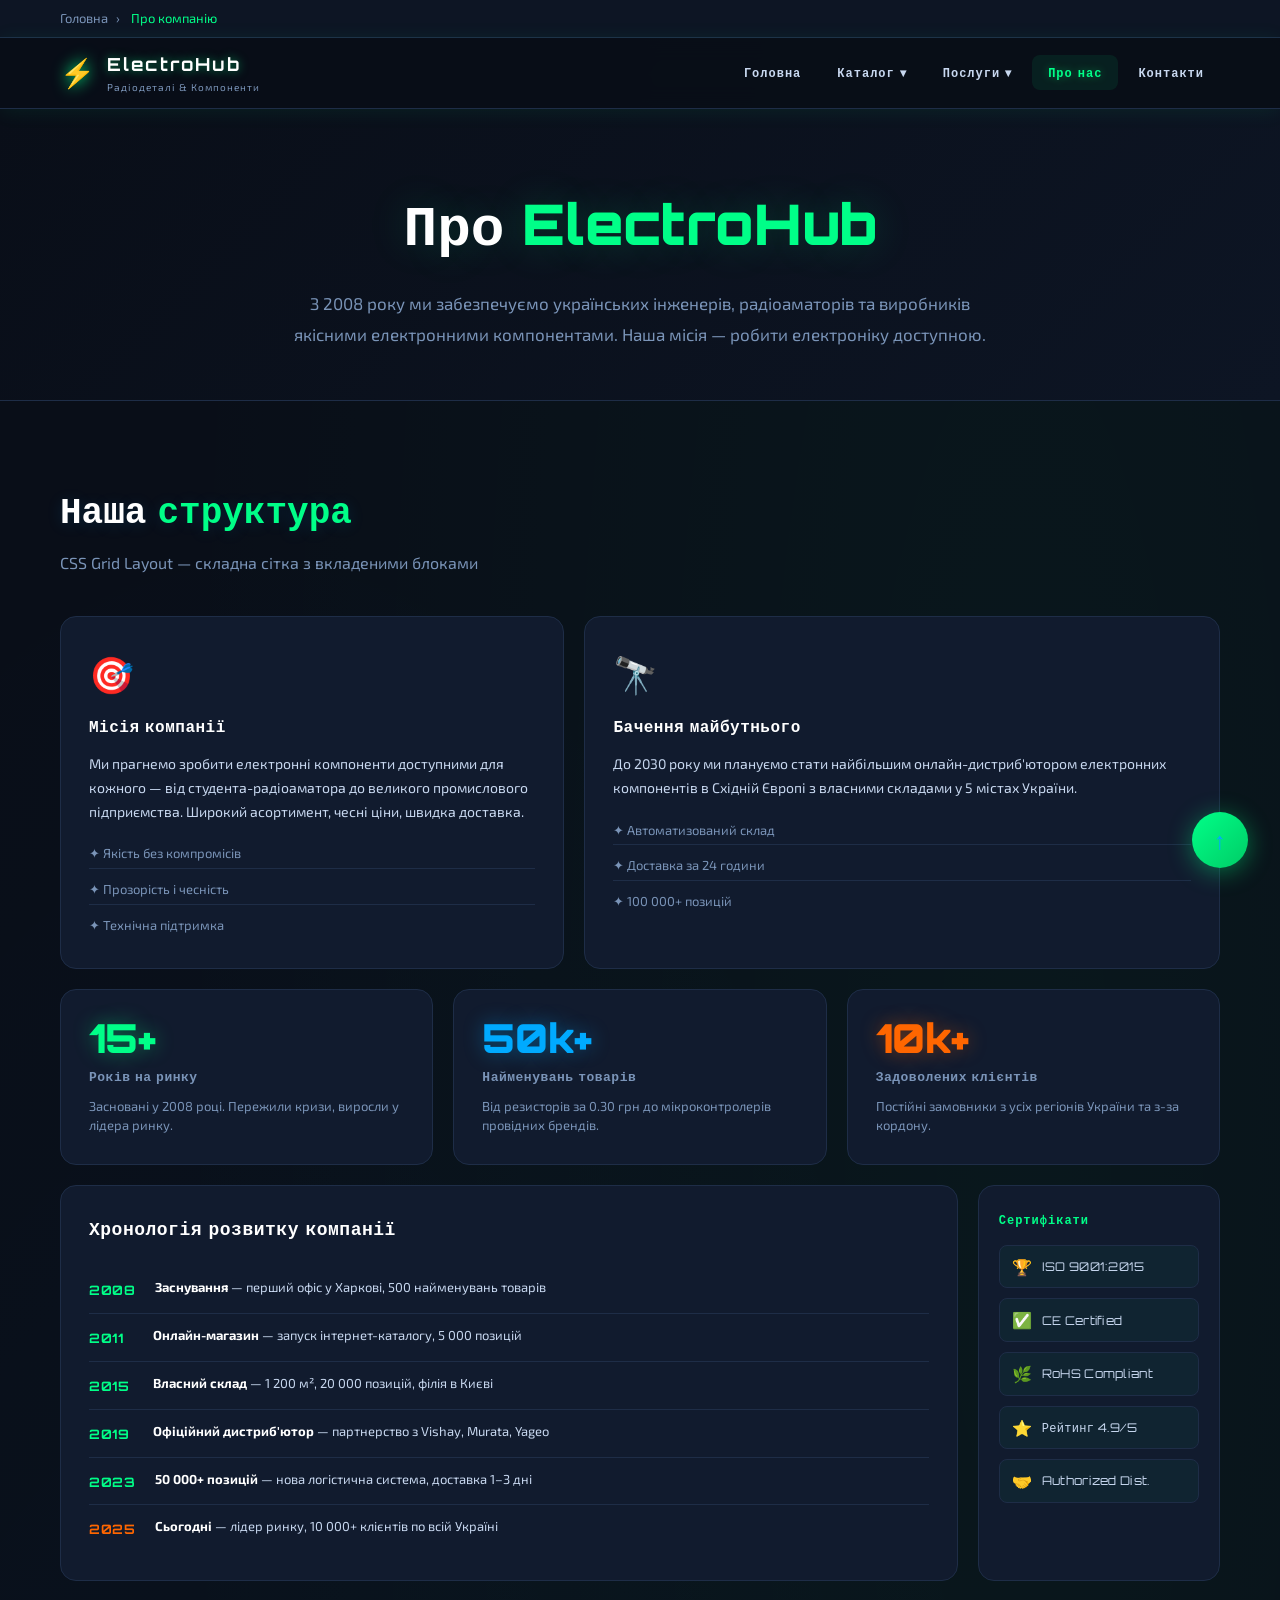
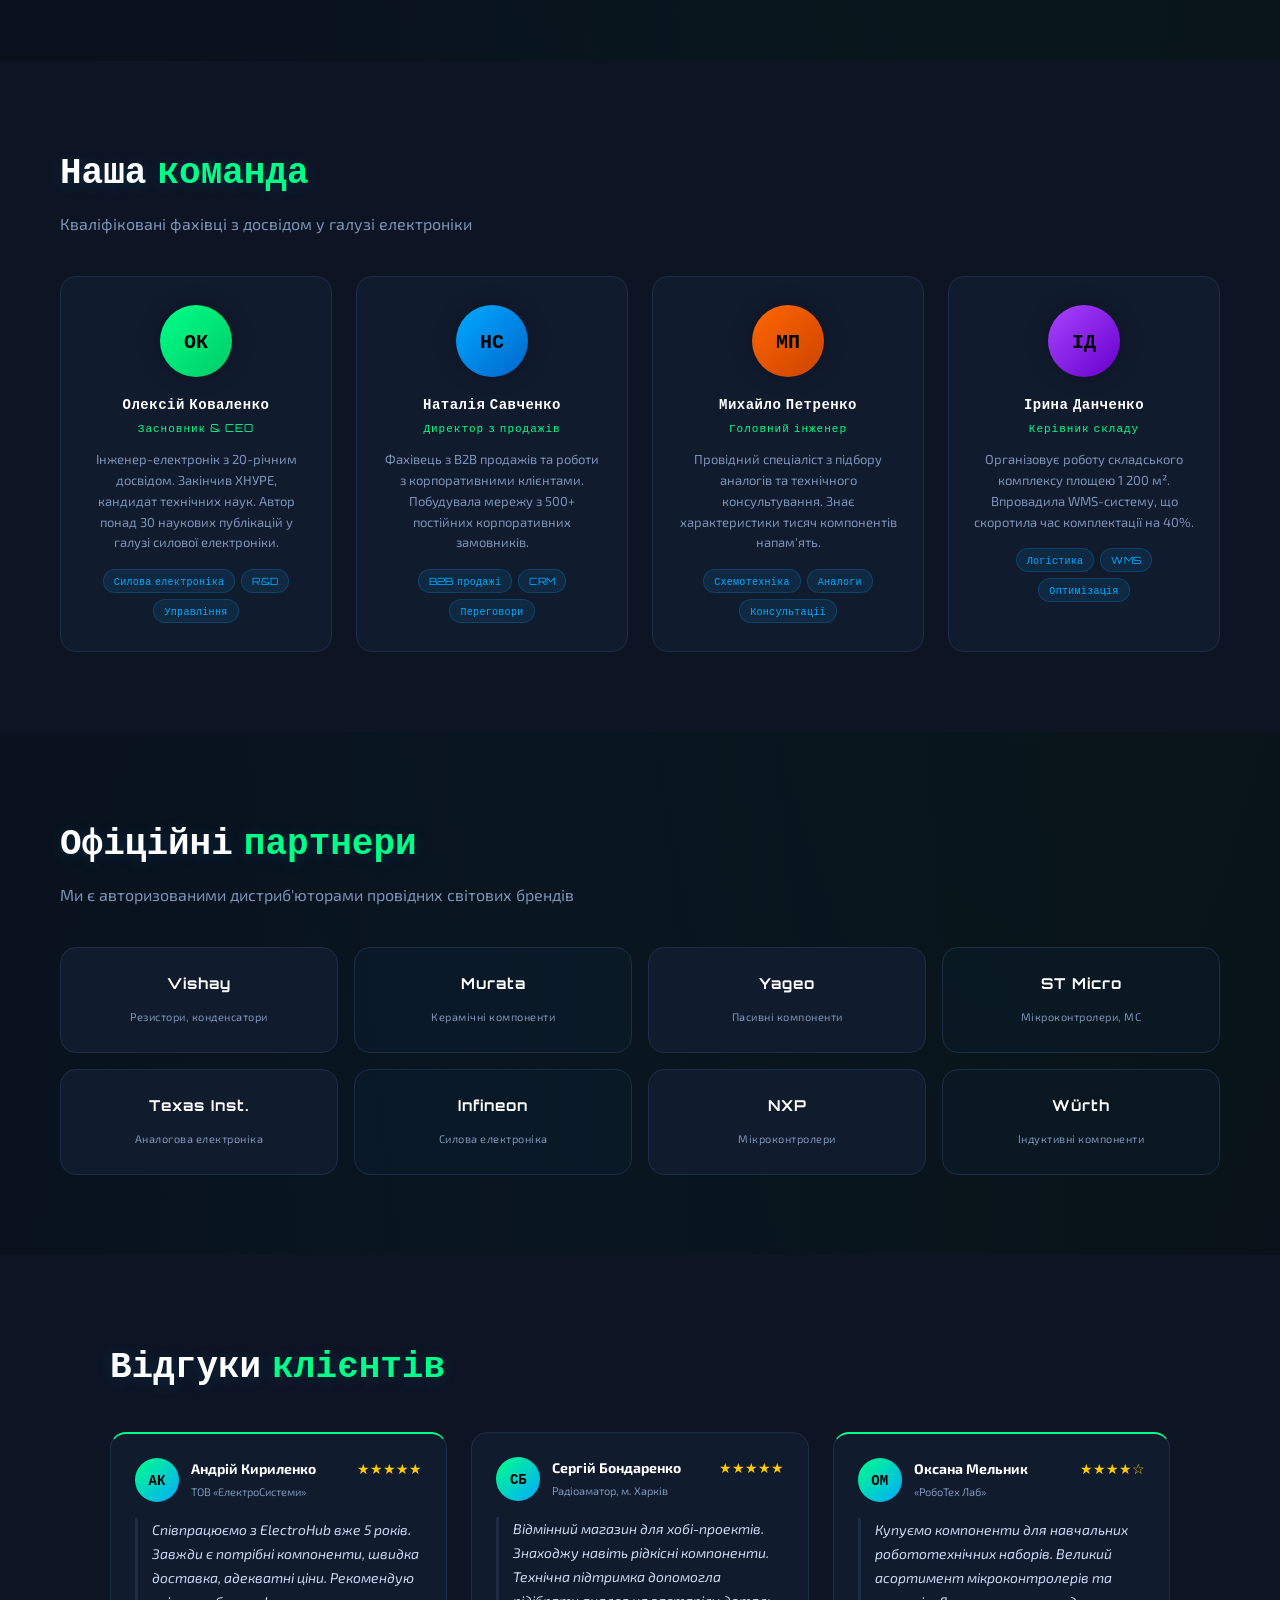
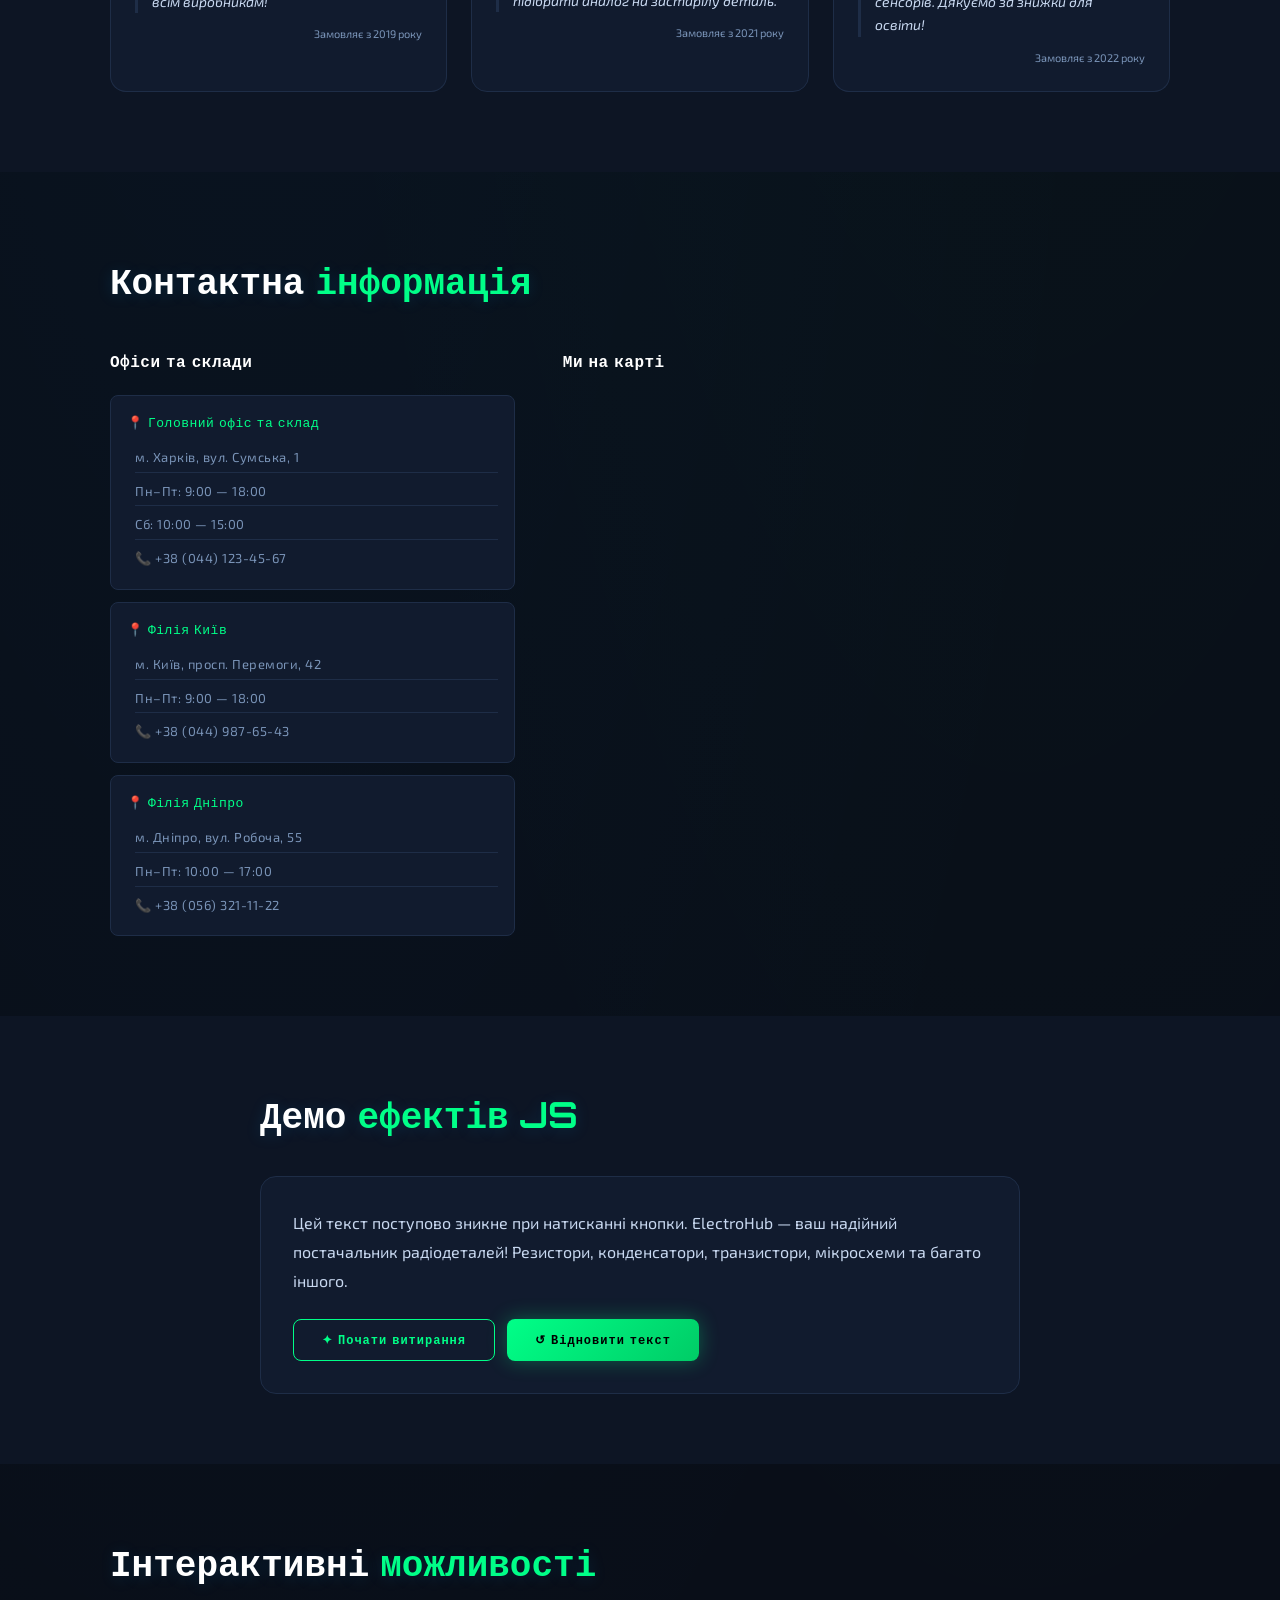
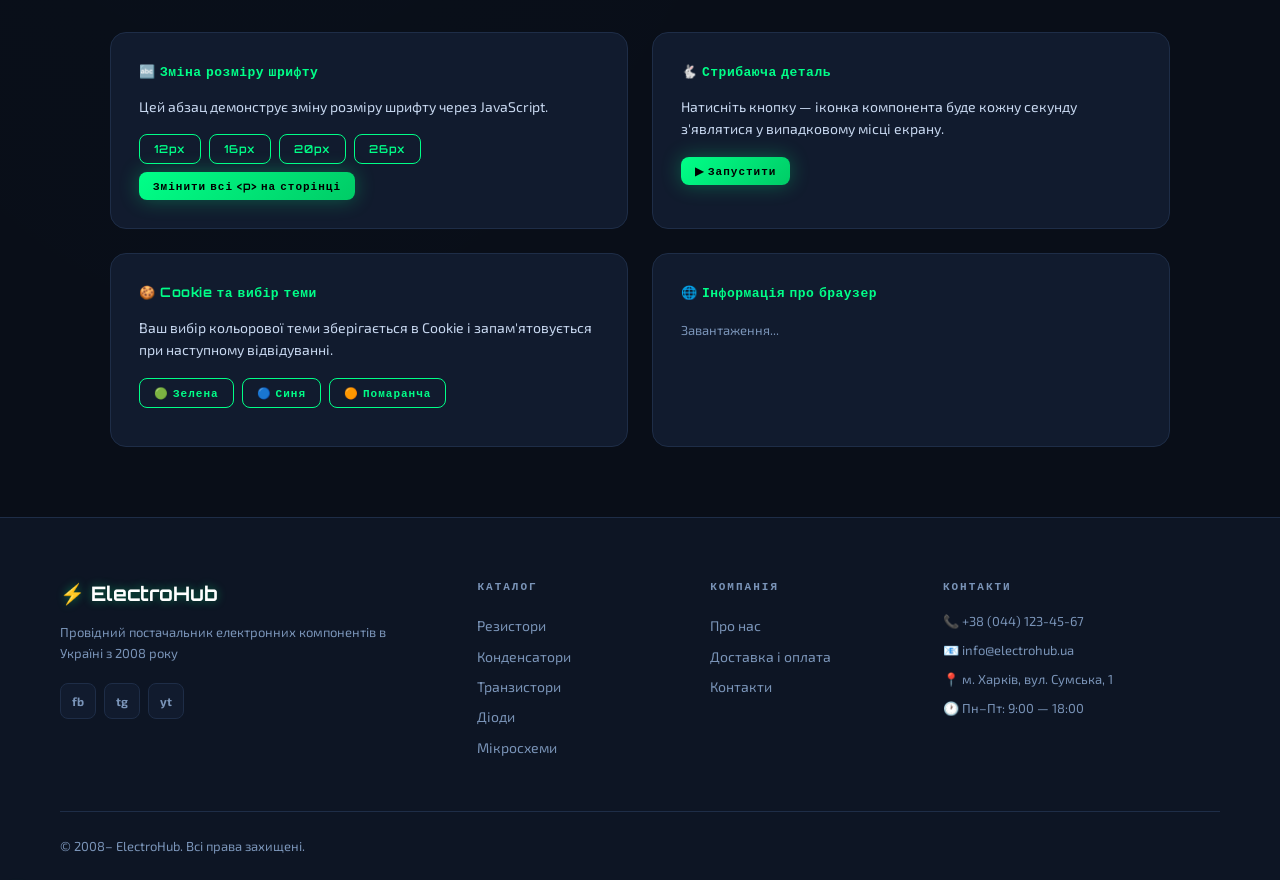
<file: layout.html>
<!DOCTYPE html>
<html lang="uk">
<head>
  <meta charset="UTF-8">
  <meta name="viewport" content="width=device-width, initial-scale=1.0">
  <meta name="description" content="Про компанію ElectroHub — історія, команда, досягнення, партнери. Провідний постачальник радіодеталей в Україні з 2008 року.">
  <meta name="keywords" content="ElectroHub про компанію, постачальник радіодеталей Україна, команда, партнери, сертифікати">
  <meta name="author" content="ElectroHub">
  <title>Про компанію — ElectroHub</title>
  <link rel="stylesheet" href="style.css">
  <link rel="stylesheet" href="layout.css">
  <link href="https://fonts.googleapis.com/css2?family=Orbitron:wght@400;600;700;900&family=Exo+2:wght@300;400;500;600&display=swap" rel="stylesheet">
</head>
<body>
 
  <!-- Хлібні крихти -->
  <nav class="breadcrumbs" aria-label="breadcrumb">
    <ol class="breadcrumbs__list">
      <li class="breadcrumbs__item">
        <a href="index.html" class="breadcrumbs__link">Головна</a>
      </li>
      <li class="breadcrumbs__item breadcrumbs__item--active">
        <a href="layout.html" class="breadcrumbs__link">Про компанію</a>
      </li>
    </ol>
  </nav>
 
  <!-- HEADER -->
  <header class="header">
    <div class="header__container">
      <a href="index.html" class="header__logo">
        <span class="header__logo-icon">⚡</span>
        <div class="header__logo-text">
          <span class="header__logo-main">ElectroHub</span>
          <span class="header__logo-sub">Радіодеталі & Компоненти</span>
        </div>
      </a>
 
      <input type="checkbox" id="menu-toggle" class="header__menu-toggle">
      <label for="menu-toggle" class="header__burger" aria-label="Меню">
        <span class="header__burger-line"></span>
        <span class="header__burger-line"></span>
        <span class="header__burger-line"></span>
      </label>
 
      <nav class="header__nav nav" aria-label="Головне меню">
        <ul class="nav__list">
          <li class="nav__item"><a href="index.html" class="nav__link">Головна</a></li>
          <li class="nav__item nav__item--dropdown">
            <a href="catalog.html" class="nav__link">Каталог ▾</a>
            <ul class="nav__dropdown">
              <li><a href="catalog.html#resistors"     class="nav__dropdown-link">Резистори</a></li>
              <li><a href="catalog.html#capacitors"    class="nav__dropdown-link">Конденсатори</a></li>
              <li><a href="catalog.html#transistors"   class="nav__dropdown-link">Транзистори</a></li>
              <li><a href="catalog.html#diodes"        class="nav__dropdown-link">Діоди</a></li>
              <li><a href="catalog.html#microcircuits" class="nav__dropdown-link">Мікросхеми</a></li>
              <li><a href="catalog.html#inductors"     class="nav__dropdown-link">Котушки</a></li>
            </ul>
          </li>
          <li class="nav__item nav__item--dropdown">
            <a href="#" class="nav__link">Послуги ▾</a>
            <ul class="nav__dropdown">
              <li><a href="#" class="nav__dropdown-link">Доставка</a></li>
              <li><a href="#" class="nav__dropdown-link">Оптові замовлення</a></li>
              <li><a href="#" class="nav__dropdown-link">Технічна підтримка</a></li>
            </ul>
          </li>
          <li class="nav__item">
            <a href="layout.html" class="nav__link nav__link--active">Про нас</a>
          </li>
          <li class="nav__item">
            <a href="index.html#contacts" class="nav__link">Контакти</a>
          </li>
        </ul>
      </nav>
    </div>
  </header>
 
  <main class="main">
 
    <!-- ============================================================
         HERO
    ============================================================ -->
    <section class="layout-hero">
      <div class="layout-hero__container">
        <h1 class="layout-hero__title">
          Про <span class="section-title__accent">ElectroHub</span>
        </h1>
        <p class="layout-hero__subtitle">
          З 2008 року ми забезпечуємо українських інженерів, радіоаматорів та виробників
          якісними електронними компонентами. Наша місія — робити електроніку доступною.
        </p>
      </div>
    </section>
 
    <!-- ============================================================
         GRID LAYOUT — складна сітка (демонстрація CSS Grid)
         Ряд 1: 2 рівних блоки
         Ряд 2: 3 вкладені блоки
         Ряд 3: блок на 7 колонок + залишок (2 колонки)
    ============================================================ -->
    <section class="grid-demo" aria-label="CSS Grid демонстрація">
      <div class="grid-demo__container">
        <h2 class="section-title">
          Наша <span class="section-title__accent">структура</span>
        </h2>
        <p class="section-subtitle">
          CSS Grid Layout — складна сітка з вкладеними блоками
        </p>
 
        <!-- Головна 9-колонкова сітка -->
        <div class="main-grid">
 
          <!-- РЯД 1: 2 рівних блоки (по 4.5 колонки = 50/50) -->
          <div class="main-grid__block main-grid__block--mission">
            <div class="grid-block">
              <div class="grid-block__icon">🎯</div>
              <h3 class="grid-block__title">Місія компанії</h3>
              <p class="grid-block__text">
                Ми прагнемо зробити електронні компоненти доступними для кожного —
                від студента-радіоаматора до великого промислового підприємства.
                Широкий асортимент, чесні ціни, швидка доставка.
              </p>
              <ul class="grid-block__list">
                <li>✦ Якість без компромісів</li>
                <li>✦ Прозорість і чесність</li>
                <li>✦ Технічна підтримка</li>
              </ul>
            </div>
          </div>
 
          <div class="main-grid__block main-grid__block--vision">
            <div class="grid-block">
              <div class="grid-block__icon">🔭</div>
              <h3 class="grid-block__title">Бачення майбутнього</h3>
              <p class="grid-block__text">
                До 2030 року ми плануємо стати найбільшим онлайн-дистриб'ютором
                електронних компонентів в Східній Європі з власними складами
                у 5 містах України.
              </p>
              <ul class="grid-block__list">
                <li>✦ Автоматизований склад</li>
                <li>✦ Доставка за 24 години</li>
                <li>✦ 100 000+ позицій</li>
              </ul>
            </div>
          </div>
 
          <!-- РЯД 2: 3 вкладені блоки (3+3+3 колонки) -->
          <div class="main-grid__block main-grid__block--nested-1">
            <div class="grid-block grid-block--accent-green">
              <div class="grid-block__number">15+</div>
              <h4 class="grid-block__subtitle">Років на ринку</h4>
              <p class="grid-block__small">
                Засновані у 2008 році. Пережили кризи, виросли у лідера ринку.
              </p>
            </div>
          </div>
 
          <div class="main-grid__block main-grid__block--nested-2">
            <div class="grid-block grid-block--accent-blue">
              <div class="grid-block__number">50k+</div>
              <h4 class="grid-block__subtitle">Найменувань товарів</h4>
              <p class="grid-block__small">
                Від резисторів за 0.30 грн до мікроконтролерів провідних брендів.
              </p>
            </div>
          </div>
 
          <div class="main-grid__block main-grid__block--nested-3">
            <div class="grid-block grid-block--accent-orange">
              <div class="grid-block__number">10k+</div>
              <h4 class="grid-block__subtitle">Задоволених клієнтів</h4>
              <p class="grid-block__small">
                Постійні замовники з усіх регіонів України та з-за кордону.
              </p>
            </div>
          </div>
 
          <!-- РЯД 3: великий блок (7 колонок) + бічний (2 колонки) -->
          <div class="main-grid__block main-grid__block--wide">
            <div class="grid-block grid-block--wide">
              <h3 class="grid-block__title">Хронологія розвитку компанії</h3>
              <div class="timeline">
                <div class="timeline__item">
                  <span class="timeline__year">2008</span>
                  <div class="timeline__content">
                    <strong>Заснування</strong> — перший офіс у Харкові, 500 найменувань товарів
                  </div>
                </div>
                <div class="timeline__item">
                  <span class="timeline__year">2011</span>
                  <div class="timeline__content">
                    <strong>Онлайн-магазин</strong> — запуск інтернет-каталогу, 5 000 позицій
                  </div>
                </div>
                <div class="timeline__item">
                  <span class="timeline__year">2015</span>
                  <div class="timeline__content">
                    <strong>Власний склад</strong> — 1 200 м², 20 000 позицій, філія в Києві
                  </div>
                </div>
                <div class="timeline__item">
                  <span class="timeline__year">2019</span>
                  <div class="timeline__content">
                    <strong>Офіційний дистриб'ютор</strong> — партнерство з Vishay, Murata, Yageo
                  </div>
                </div>
                <div class="timeline__item">
                  <span class="timeline__year">2023</span>
                  <div class="timeline__content">
                    <strong>50 000+ позицій</strong> — нова логістична система, доставка 1–3 дні
                  </div>
                </div>
                <div class="timeline__item timeline__item--current">
                  <span class="timeline__year">2025</span>
                  <div class="timeline__content">
                    <strong>Сьогодні</strong> — лідер ринку, 10 000+ клієнтів по всій Україні
                  </div>
                </div>
              </div>
            </div>
          </div>
 
          <div class="main-grid__block main-grid__block--side">
            <div class="grid-block grid-block--side">
              <h4 class="grid-block__subtitle">Сертифікати</h4>
              <div class="cert-list">
                <div class="cert-item">
                  <span class="cert-item__icon">🏆</span>
                  <span class="cert-item__text">ISO 9001:2015</span>
                </div>
                <div class="cert-item">
                  <span class="cert-item__icon">✅</span>
                  <span class="cert-item__text">CE Certified</span>
                </div>
                <div class="cert-item">
                  <span class="cert-item__icon">🌿</span>
                  <span class="cert-item__text">RoHS Compliant</span>
                </div>
                <div class="cert-item">
                  <span class="cert-item__icon">⭐</span>
                  <span class="cert-item__text">Рейтинг 4.9/5</span>
                </div>
                <div class="cert-item">
                  <span class="cert-item__icon">🤝</span>
                  <span class="cert-item__text">Authorized Dist.</span>
                </div>
              </div>
            </div>
          </div>
 
        </div><!-- /main-grid -->
      </div>
    </section>
 
    <!-- ============================================================
         КОМАНДА
    ============================================================ -->
    <section class="team" aria-label="Наша команда">
      <div class="team__container">
        <h2 class="section-title">
          Наша <span class="section-title__accent">команда</span>
        </h2>
        <p class="section-subtitle">
          Кваліфіковані фахівці з досвідом у галузі електроніки
        </p>
 
        <div class="team__grid">
 
          <article class="team-card">
            <div class="team-card__avatar team-card__avatar--1">
              <span class="team-card__initials">ОК</span>
            </div>
            <h3 class="team-card__name">Олексій Коваленко</h3>
            <span class="team-card__role">Засновник & CEO</span>
            <p class="team-card__bio">
              Інженер-електронік з 20-річним досвідом. Закінчив ХНУРЕ, кандидат технічних наук.
              Автор понад 30 наукових публікацій у галузі силової електроніки.
            </p>
            <div class="team-card__skills">
              <span class="skill-tag">Силова електроніка</span>
              <span class="skill-tag">R&D</span>
              <span class="skill-tag">Управління</span>
            </div>
          </article>
 
          <article class="team-card">
            <div class="team-card__avatar team-card__avatar--2">
              <span class="team-card__initials">НС</span>
            </div>
            <h3 class="team-card__name">Наталія Савченко</h3>
            <span class="team-card__role">Директор з продажів</span>
            <p class="team-card__bio">
              Фахівець з B2B продажів та роботи з корпоративними клієнтами.
              Побудувала мережу з 500+ постійних корпоративних замовників.
            </p>
            <div class="team-card__skills">
              <span class="skill-tag">B2B продажі</span>
              <span class="skill-tag">CRM</span>
              <span class="skill-tag">Переговори</span>
            </div>
          </article>
 
          <article class="team-card">
            <div class="team-card__avatar team-card__avatar--3">
              <span class="team-card__initials">МП</span>
            </div>
            <h3 class="team-card__name">Михайло Петренко</h3>
            <span class="team-card__role">Головний інженер</span>
            <p class="team-card__bio">
              Провідний спеціаліст з підбору аналогів та технічного консультування.
              Знає характеристики тисяч компонентів напам'ять.
            </p>
            <div class="team-card__skills">
              <span class="skill-tag">Схемотехніка</span>
              <span class="skill-tag">Аналоги</span>
              <span class="skill-tag">Консультації</span>
            </div>
          </article>
 
          <article class="team-card">
            <div class="team-card__avatar team-card__avatar--4">
              <span class="team-card__initials">ІД</span>
            </div>
            <h3 class="team-card__name">Ірина Данченко</h3>
            <span class="team-card__role">Керівник складу</span>
            <p class="team-card__bio">
              Організовує роботу складського комплексу площею 1 200 м².
              Впровадила WMS-систему, що скоротила час комплектації на 40%.
            </p>
            <div class="team-card__skills">
              <span class="skill-tag">Логістика</span>
              <span class="skill-tag">WMS</span>
              <span class="skill-tag">Оптимізація</span>
            </div>
          </article>
 
        </div>
      </div>
    </section>
 
    <!-- ============================================================
         ПАРТНЕРИ
    ============================================================ -->
    <section class="partners" aria-label="Партнери та бренди">
      <div class="partners__container">
        <h2 class="section-title">
          Офіційні <span class="section-title__accent">партнери</span>
        </h2>
        <p class="section-subtitle">
          Ми є авторизованими дистриб'юторами провідних світових брендів
        </p>
 
        <div class="partners__grid">
          <div class="partner-logo">
            <span class="partner-logo__name">Vishay</span>
            <span class="partner-logo__type">Резистори, конденсатори</span>
          </div>
          <div class="partner-logo">
            <span class="partner-logo__name">Murata</span>
            <span class="partner-logo__type">Керамічні компоненти</span>
          </div>
          <div class="partner-logo">
            <span class="partner-logo__name">Yageo</span>
            <span class="partner-logo__type">Пасивні компоненти</span>
          </div>
          <div class="partner-logo">
            <span class="partner-logo__name">ST Micro</span>
            <span class="partner-logo__type">Мікроконтролери, МС</span>
          </div>
          <div class="partner-logo">
            <span class="partner-logo__name">Texas Inst.</span>
            <span class="partner-logo__type">Аналогова електроніка</span>
          </div>
          <div class="partner-logo">
            <span class="partner-logo__name">Infineon</span>
            <span class="partner-logo__type">Силова електроніка</span>
          </div>
          <div class="partner-logo">
            <span class="partner-logo__name">NXP</span>
            <span class="partner-logo__type">Мікроконтролери</span>
          </div>
          <div class="partner-logo">
            <span class="partner-logo__name">Würth</span>
            <span class="partner-logo__type">Індуктивні компоненти</span>
          </div>
        </div>
      </div>
    </section>
 
    <!-- ============================================================
         ВІДГУКИ (вкладені списки + псевдокласи :nth-child)
    ============================================================ -->
    <section class="reviews" aria-label="Відгуки клієнтів">
      <div class="reviews__container">
        <h2 class="section-title">
          Відгуки <span class="section-title__accent">клієнтів</span>
        </h2>
 
        <div class="reviews__grid">
 
          <article class="review-card">
            <div class="review-card__header">
              <div class="review-card__avatar">АК</div>
              <div>
                <strong class="review-card__name">Андрій Кириленко</strong>
                <span class="review-card__company">ТОВ «ЕлектроСистеми»</span>
              </div>
              <div class="review-card__stars">★★★★★</div>
            </div>
            <blockquote class="review-card__text">
              Співпрацюємо з ElectroHub вже 5 років. Завжди є потрібні компоненти,
              швидка доставка, адекватні ціни. Рекомендую всім виробникам!
            </blockquote>
            <div class="review-card__meta">Замовляє з 2019 року</div>
          </article>
 
          <article class="review-card">
            <div class="review-card__header">
              <div class="review-card__avatar">СБ</div>
              <div>
                <strong class="review-card__name">Сергій Бондаренко</strong>
                <span class="review-card__company">Радіоаматор, м. Харків</span>
              </div>
              <div class="review-card__stars">★★★★★</div>
            </div>
            <blockquote class="review-card__text">
              Відмінний магазин для хобі-проектів. Знаходжу навіть рідкісні компоненти.
              Технічна підтримка допомогла підібрати аналог на застарілу деталь.
            </blockquote>
            <div class="review-card__meta">Замовляє з 2021 року</div>
          </article>
 
          <article class="review-card">
            <div class="review-card__header">
              <div class="review-card__avatar">ОМ</div>
              <div>
                <strong class="review-card__name">Оксана Мельник</strong>
                <span class="review-card__company">«РобоТех Лаб»</span>
              </div>
              <div class="review-card__stars">★★★★☆</div>
            </div>
            <blockquote class="review-card__text">
              Купуємо компоненти для навчальних робототехнічних наборів.
              Великий асортимент мікроконтролерів та сенсорів. Дякуємо за знижки для освіти!
            </blockquote>
            <div class="review-card__meta">Замовляє з 2022 року</div>
          </article>
 
        </div>
      </div>
    </section>
 
    <!-- ============================================================
         КОНТАКТИ + ВКЛАДЕНИЙ СПИСОК
    ============================================================ -->
    <section class="contacts-section" aria-label="Контактна інформація">
      <div class="contacts-section__container">
        <h2 class="section-title">
          Контактна <span class="section-title__accent">інформація</span>
        </h2>
 
        <div class="contacts-section__grid">
 
          <div class="contact-info">
            <h3 class="contact-info__title">Офіси та склади</h3>
 
            <!-- Вкладений список -->
            <ul class="contact-list">
              <li class="contact-list__item contact-list__item--main">
                📍 Головний офіс та склад
                <ul class="contact-list__sub">
                  <li>м. Харків, вул. Сумська, 1</li>
                  <li>Пн–Пт: 9:00 — 18:00</li>
                  <li>Сб: 10:00 — 15:00</li>
                  <li>📞 +38 (044) 123-45-67</li>
                </ul>
              </li>
              <li class="contact-list__item contact-list__item--main">
                📍 Філія Київ
                <ul class="contact-list__sub">
                  <li>м. Київ, просп. Перемоги, 42</li>
                  <li>Пн–Пт: 9:00 — 18:00</li>
                  <li>📞 +38 (044) 987-65-43</li>
                </ul>
              </li>
              <li class="contact-list__item contact-list__item--main">
                📍 Філія Дніпро
                <ul class="contact-list__sub">
                  <li>м. Дніпро, вул. Робоча, 55</li>
                  <li>Пн–Пт: 10:00 — 17:00</li>
                  <li>📞 +38 (056) 321-11-22</li>
                </ul>
              </li>
            </ul>
          </div>
 
          <div class="contact-map">
            <h3 class="contact-info__title">Ми на карті</h3>
            <iframe
              src="https://www.google.com/maps/embed?pb=!1m18!1m12!1m3!1d2572.0!2d36.23!3d49.99!2m3!1f0!2f0!3f0!3m2!1i1024!2i768!4f13.1!3m3!1m2!1s0x0%3A0x0!2zNDnCsDU5JzM2LjAiTiAzNsKwMTMnNDguMCJF!5e0!3m2!1suk!2sua!4v1234567890"
              width="100%"
              height="320"
              style="border:0; border-radius:12px;"
              allowfullscreen=""
              loading="lazy"
              title="Карта розташування ElectroHub Харків"
            ></iframe>
          </div>
 
        </div>
      </div>
    </section>
 
    <!-- ============================================================
         ЕФЕКТ ПОСТУПОВОГО ВИТИРАННЯ (JS демо)
    ============================================================ -->
    <section class="erase-section" aria-label="Демонстрація ефекту витирання">
      <div class="erase-section__container">
        <h2 class="section-title">
          Демо <span class="section-title__accent">ефектів JS</span>
        </h2>
        <div class="erase-demo">
          <p id="eraseTarget" class="erase-demo__text">
            Цей текст поступово зникне при натисканні кнопки.
            ElectroHub — ваш надійний постачальник радіодеталей!
            Резистори, конденсатори, транзистори, мікросхеми та багато іншого.
          </p>
          <div class="erase-demo__controls">
            <button onclick="startErase()" class="btn btn--outline">
              ✦ Почати витирання
            </button>
            <button onclick="resetErase()" class="btn btn--primary">
              ↺ Відновити текст
            </button>
          </div>
        </div>
      </div>
    </section>
 
    <!-- ============================================================
         СТРИБАЮЧА КАРТИНКА + розмір шрифту (JS демо)
    ============================================================ -->
    <section class="js-demo-section" aria-label="JS демонстрація">
      <div class="js-demo-section__container">
        <h2 class="section-title">
          Інтерактивні <span class="section-title__accent">можливості</span>
        </h2>
 
        <div class="js-demo-grid">
 
          <div class="demo-card">
            <h3 class="demo-card__title">🔤 Зміна розміру шрифту</h3>
            <p id="fontDemoText" class="demo-card__text">
              Цей абзац демонструє зміну розміру шрифту через JavaScript.
            </p>
            <div class="demo-card__controls">
              <button onclick="changeFontSize(12)" class="btn btn--outline btn--sm">12px</button>
              <button onclick="changeFontSize(16)" class="btn btn--outline btn--sm">16px</button>
              <button onclick="changeFontSize(20)" class="btn btn--outline btn--sm">20px</button>
              <button onclick="changeFontSize(26)" class="btn btn--outline btn--sm">26px</button>
            </div>
            <div class="demo-card__controls" style="margin-top:8px">
              <button onclick="changeAllParagraphs()" class="btn btn--primary btn--sm">
                Змінити всі &lt;p&gt; на сторінці
              </button>
            </div>
          </div>
 
          <div class="demo-card">
            <h3 class="demo-card__title">🐇 Стрибаюча деталь</h3>
            <p class="demo-card__text">
              Натисніть кнопку — іконка компонента буде кожну секунду
              з'являтися у випадковому місці екрану.
            </p>
            <div class="demo-card__controls">
              <button onclick="toggleJumping()" id="jumpBtn" class="btn btn--primary btn--sm">
                ▶ Запустити
              </button>
            </div>
          </div>
 
          <div class="demo-card">
            <h3 class="demo-card__title">🍪 Cookie та вибір теми</h3>
            <p class="demo-card__text">
              Ваш вибір кольорової теми зберігається в Cookie і запам'ятовується
              при наступному відвідуванні.
            </p>
            <div class="demo-card__controls">
              <button onclick="setTheme('green')"  class="btn btn--outline btn--sm theme-btn" data-theme="green">🟢 Зелена</button>
              <button onclick="setTheme('blue')"   class="btn btn--outline btn--sm theme-btn" data-theme="blue">🔵 Синя</button>
              <button onclick="setTheme('orange')" class="btn btn--outline btn--sm theme-btn" data-theme="orange">🟠 Помаранча</button>
            </div>
            <p id="themeStatus" class="demo-card__status"></p>
          </div>
 
          <div class="demo-card">
            <h3 class="demo-card__title">🌐 Інформація про браузер</h3>
            <div id="browserDetails" class="demo-card__browser-info">
              Завантаження...
            </div>
          </div>
 
        </div>
      </div>
    </section>
 
  </main>
 
  <!-- FOOTER -->
  <footer class="footer" id="footer">
    <div class="footer__container">
      <div class="footer__grid">
        <div class="footer__brand">
          <span class="footer__logo">⚡ ElectroHub</span>
          <p class="footer__tagline">
            Провідний постачальник електронних компонентів в Україні з 2008 року
          </p>
          <div class="footer__social">
            <a href="#" class="footer__social-link" aria-label="Facebook">fb</a>
            <a href="#" class="footer__social-link" aria-label="Telegram">tg</a>
            <a href="#" class="footer__social-link" aria-label="YouTube">yt</a>
          </div>
        </div>
        <div class="footer__links">
          <h4 class="footer__heading">Каталог</h4>
          <ul class="footer__list">
            <li><a href="catalog.html#resistors"     class="footer__link">Резистори</a></li>
            <li><a href="catalog.html#capacitors"    class="footer__link">Конденсатори</a></li>
            <li><a href="catalog.html#transistors"   class="footer__link">Транзистори</a></li>
            <li><a href="catalog.html#diodes"        class="footer__link">Діоди</a></li>
            <li><a href="catalog.html#microcircuits" class="footer__link">Мікросхеми</a></li>
          </ul>
        </div>
        <div class="footer__links">
          <h4 class="footer__heading">Компанія</h4>
          <ul class="footer__list">
            <li><a href="layout.html"         class="footer__link">Про нас</a></li>
            <li><a href="#"                   class="footer__link">Доставка і оплата</a></li>
            <li><a href="index.html#contacts" class="footer__link">Контакти</a></li>
          </ul>
        </div>
        <div class="footer__contacts">
          <h4 class="footer__heading">Контакти</h4>
          <p>📞 +38 (044) 123-45-67</p>
          <p>📧 info@electrohub.ua</p>
          <p>📍 м. Харків, вул. Сумська, 1</p>
          <p>🕐 Пн–Пт: 9:00 — 18:00</p>
        </div>
      </div>
      <div class="footer__bottom">
        <p>© 2008–<span id="currentYear"></span> ElectroHub. Всі права захищені.</p>
        <p id="browserInfo" class="footer__browser"></p>
      </div>
    </div>
  </footer>
 
  <a href="#" class="float-btn" aria-label="Вгору">
    <span class="float-btn__icon">↑</span>
  </a>
 
  <div id="jumpingImage" class="jumping-image" aria-hidden="true">⚙️</div>
 
  <script src="script.js"></script>
</body>
</html>
</file>
<file: style.css>
/* БЕМ Методологія та Універсальний селектор */
* {
    box-sizing: border-box;
    margin: 0;
    padding: 0;
}

:root {
    --primary-color: #2563eb;
    --accent-color: #f59e0b;
    --text-main: #1e293b;
}

.page {
    font-family: 'Segoe UI', sans-serif;
    background: linear-gradient(135deg, #f1f5f9 0%, #e2e8f0 100%); /* Градієнт */
}

/* CSS Grid Layout (Блок 1) */
.grid-layout {
    display: grid;
    grid-template-columns: 2fr 1fr;
    gap: 20px;
}

/* Випадаюче меню (Блок 2) */
.nav__list { display: flex; list-style: none; }
.nav__item { position: relative; }
.nav__submenu {
    display: none;
    position: absolute;
    background: white;
    box-shadow: 0 8px 16px rgba(0,0,0,0.1);
    top: 100%;
}
.nav__item--dropdown:hover .nav__submenu { display: block; }

/* Сендвіч-меню для 320px (Блок 3) */
@media (max-width: 320px) {
    .nav__list { display: none; flex-direction: column; }
    .nav__toggle { display: block; }
}

/* Анімація галереї (Блок 3) */
.gallery__img {
    width: 200px;
    transition: transform 0.5s, filter 0.5s;
}
.gallery__img:hover {
    transform: scale(1.2);
    filter: saturate(1.5);
}

/* Fixed елемент з деформацією (Блок 2) */
.fixed-element {
    position: fixed;
    bottom: 20px;
    right: 20px;
    width: 50px;
    height: 50px;
    background: var(--accent-color);
    transition: transform 0.5s;
}
.fixed-element:hover {
    transform: skewX(20deg) scale(1.5);
}

/* Акордеон без JS (Блок 3) */
.accordion__item input { display: none; }
.accordion__content { display: none; padding: 10px; }
.accordion__item input:checked ~ .accordion__content { display: block; }

/* Спіраль CSS (Блок 3) */
.spiral {
    width: 100px;
    height: 100px;
    border: 2px solid black;
    border-radius: 50%;
    border-top: 2px solid transparent;
    animation: rotate 2s linear infinite;
}
@keyframes rotate { from { transform: rotate(0deg); } to { transform: rotate(360deg); } }

/* Блок з тінню (Блок 3 завдання 6) */
.shadow-box {
    width: 300px;
    height: 200px;
    box-shadow: 10px 10px 20px rgba(0,0,0,0.3);
    background: white;
    display: flex;
    align-items: center;
    justify-content: center;
}
















/* ============================================================
   ElectroHub — style.css
   БЕМ-методологія, CSS Grid, анімації, адаптивність
   ============================================================ */
 
/* === Універсальний селектор === */
* {
  margin: 0;
  padding: 0;
  box-sizing: border-box;
}
 
/* === CSS Змінні === */
:root {
  --color-bg: #090e18;
  --color-bg-2: #0d1524;
  --color-bg-card: #111b2e;
  --color-primary: #00ff88;
  --color-secondary: #00aaff;
  --color-accent: #ff6600;
  --color-text: #c8d8f0;
  --color-text-muted: #7a94b8;
  --color-border: #1e2d47;
  --color-white: #ffffff;
  --font-display: 'Orbitron', monospace;
  --font-body: 'Exo 2', sans-serif;
  --radius: 8px;
  --radius-lg: 16px;
  --shadow: 0 4px 24px rgba(0,255,136,0.10);
  --shadow-card: 0 2px 16px rgba(0,170,255,0.08);
  --transition: 0.3s ease;
}
 
/* === Базові стилі === */
html {
  scroll-behavior: smooth;
}
 
body {
  font-family: var(--font-body);
  background-color: var(--color-bg);
  color: var(--color-text);
  font-size: 16px;
  line-height: 1.6;
  background-image:
    radial-gradient(ellipse at 20% 50%, rgba(0,170,255,0.04) 0%, transparent 60%),
    radial-gradient(ellipse at 80% 20%, rgba(0,255,136,0.04) 0%, transparent 60%);
  min-height: 100vh;
}
 
/* Заборона виділення тексту (реалізується в JS) */
img {
  max-width: 100%;
  height: auto;
  display: block;
}
 
a {
  color: var(--color-secondary);
  text-decoration: none;
  transition: color var(--transition);
}
a:hover { color: var(--color-primary); }
a:active { color: var(--color-accent); }
 
/* === Хлібні крихти === */
.breadcrumbs {
  background: var(--color-bg-2);
  border-bottom: 1px solid var(--color-border);
  padding: 8px 0;
}
.breadcrumbs__list {
  display: flex;
  list-style: none;
  max-width: 1200px;
  margin: 0 auto;
  padding: 0 20px;
  gap: 8px;
  flex-wrap: wrap;
}
.breadcrumbs__item { font-size: 13px; color: var(--color-text-muted); }
.breadcrumbs__item + .breadcrumbs__item::before { content: '›'; margin-right: 8px; }
.breadcrumbs__item--active > .breadcrumbs__link { color: var(--color-primary); }
.breadcrumbs__link { color: var(--color-text-muted); }
.breadcrumbs__link:hover { color: var(--color-primary); }
 
/* === HEADER === */
.header {
  position: sticky;
  top: 0;
  z-index: 1000;
  background: rgba(9,14,24,0.95);
  backdrop-filter: blur(12px);
  border-bottom: 1px solid var(--color-border);
  box-shadow: 0 2px 20px rgba(0,255,136,0.08);
}
 
.header__container {
  max-width: 1200px;
  margin: 0 auto;
  padding: 0 20px;
  display: flex;
  align-items: center;
  justify-content: space-between;
  height: 70px;
  gap: 20px;
}
 
.header__logo {
  display: flex;
  align-items: center;
  gap: 12px;
  flex-shrink: 0;
  text-decoration: none;
}
 
.header__logo-icon {
  font-size: 28px;
  filter: drop-shadow(0 0 8px var(--color-primary));
  animation: pulse 2s ease-in-out infinite;
}
 
.header__logo-text { display: flex; flex-direction: column; }
.header__logo-main {
  font-family: var(--font-display);
  font-size: 18px;
  font-weight: 700;
  color: var(--color-white);
  letter-spacing: 2px;
  text-shadow: 0 0 10px rgba(0,255,136,0.5);
}
.header__logo-sub {
  font-size: 10px;
  color: var(--color-text-muted);
  letter-spacing: 1px;
}
 
/* Гамбургер меню */
.header__menu-toggle { display: none; }
.header__burger {
  display: none;
  flex-direction: column;
  gap: 5px;
  cursor: pointer;
  padding: 8px;
  z-index: 10;
}
.header__burger-line {
  display: block;
  width: 24px;
  height: 2px;
  background: var(--color-primary);
  border-radius: 2px;
  transition: var(--transition);
}
 
/* === НАВІГАЦІЯ === */
.nav__list {
  display: flex;
  list-style: none;
  gap: 4px;
  align-items: center;
}
 
.nav__item { position: relative; }
 
.nav__link {
  display: block;
  padding: 8px 16px;
  font-family: var(--font-display);
  font-size: 12px;
  font-weight: 600;
  color: var(--color-text);
  letter-spacing: 1px;
  border-radius: var(--radius);
  transition: all var(--transition);
  text-decoration: none;
  white-space: nowrap;
}
 
.nav__link:hover,
.nav__link--active {
  color: var(--color-primary);
  background: rgba(0,255,136,0.08);
  text-shadow: 0 0 8px rgba(0,255,136,0.4);
}
 
/* Dropdown */
.nav__dropdown {
  position: absolute;
  top: calc(100% + 8px);
  left: 0;
  background: var(--color-bg-card);
  border: 1px solid var(--color-border);
  border-radius: var(--radius);
  padding: 8px 0;
  min-width: 200px;
  opacity: 0;
  pointer-events: none;
  transform: translateY(-8px);
  transition: all var(--transition);
  box-shadow: 0 8px 32px rgba(0,0,0,0.4);
  list-style: none;
}
 
.nav__item--dropdown:hover > .nav__dropdown {
  opacity: 1;
  pointer-events: all;
  transform: translateY(0);
}
 
.nav__dropdown-link {
  display: block;
  padding: 10px 20px;
  color: var(--color-text);
  font-size: 14px;
  transition: all var(--transition);
}
.nav__dropdown-link:hover {
  color: var(--color-primary);
  background: rgba(0,255,136,0.06);
  padding-left: 28px;
}
 
/* === HERO === */
.hero {
  min-height: calc(100vh - 120px);
  display: grid;
  grid-template-columns: 1fr 1fr;
  align-items: center;
  gap: 40px;
  max-width: 1200px;
  margin: 0 auto;
  padding: 60px 20px;
}
 
.hero__title {
  font-family: var(--font-display);
  font-size: clamp(28px, 4vw, 52px);
  font-weight: 900;
  color: var(--color-white);
  line-height: 1.2;
  text-shadow: 0 0 30px rgba(0,255,136,0.2);
  margin-bottom: 20px;
}
 
.hero__title-accent {
  color: var(--color-primary);
  text-shadow: 0 0 20px rgba(0,255,136,0.6);
}
 
.hero__subtitle {
  font-size: 16px;
  color: var(--color-text-muted);
  margin-bottom: 32px;
  max-width: 480px;
  line-height: 1.7;
}
 
.hero__actions {
  display: flex;
  gap: 16px;
  flex-wrap: wrap;
  margin-bottom: 48px;
}
 
.hero__stats {
  display: flex;
  gap: 32px;
}
 
.hero__stat { text-align: center; }
.hero__stat-number {
  display: block;
  font-family: var(--font-display);
  font-size: 28px;
  font-weight: 700;
  color: var(--color-primary);
  text-shadow: 0 0 12px rgba(0,255,136,0.4);
}
.hero__stat-label { font-size: 12px; color: var(--color-text-muted); letter-spacing: 1px; }
 
/* Hero візуальний елемент */
.hero__visual {
  display: flex;
  justify-content: center;
  align-items: center;
}
 
.hero__circuit {
  position: relative;
  width: 320px;
  height: 320px;
}
 
.hero__circuit-dot {
  position: absolute;
  width: 12px;
  height: 12px;
  background: var(--color-primary);
  border-radius: 50%;
  box-shadow: 0 0 16px var(--color-primary);
  animation: blink 2s ease-in-out infinite;
}
.hero__circuit-dot--1 { top: 40px; left: 80px; animation-delay: 0s; }
.hero__circuit-dot--2 { top: 160px; right: 60px; animation-delay: 0.7s; }
.hero__circuit-dot--3 { bottom: 60px; left: 120px; animation-delay: 1.4s; }
 
.hero__circuit-line {
  position: absolute;
  background: var(--color-border);
}
.hero__circuit-line--h1 { top: 46px; left: 92px; width: 160px; height: 2px; }
.hero__circuit-line--h2 { bottom: 66px; left: 40px; width: 240px; height: 2px; }
.hero__circuit-line--v1 { left: 160px; top: 46px; width: 2px; height: 228px; }
 
.hero__component {
  position: absolute;
  display: flex;
  align-items: center;
  justify-content: center;
  font-family: var(--font-display);
  font-size: 12px;
  font-weight: 700;
  border-radius: 4px;
  animation: float 3s ease-in-out infinite;
}
.hero__component--chip {
  top: 100px; left: 120px;
  width: 80px; height: 50px;
  background: var(--color-bg-card);
  border: 2px solid var(--color-secondary);
  color: var(--color-secondary);
  box-shadow: 0 0 20px rgba(0,170,255,0.3);
}
.hero__component--cap {
  top: 200px; right: 80px;
  width: 40px; height: 60px;
  background: var(--color-bg-card);
  border: 2px solid var(--color-primary);
  color: var(--color-primary);
  border-radius: 20px;
  animation-delay: 1s;
}
.hero__component--res {
  bottom: 80px; left: 50px;
  width: 70px; height: 24px;
  background: var(--color-bg-card);
  border: 2px solid var(--color-accent);
  color: var(--color-accent);
  border-radius: 12px;
  animation-delay: 2s;
}
 
/* === КНОПКИ === */
.btn {
  display: inline-flex;
  align-items: center;
  justify-content: center;
  padding: 12px 28px;
  border-radius: var(--radius);
  font-family: var(--font-display);
  font-size: 12px;
  font-weight: 600;
  letter-spacing: 1px;
  cursor: pointer;
  border: none;
  transition: all var(--transition);
  text-decoration: none;
  white-space: nowrap;
}
 
.btn--primary {
  background: linear-gradient(135deg, var(--color-primary), #00cc66);
  color: #000;
  box-shadow: 0 0 20px rgba(0,255,136,0.3);
}
.btn--primary:hover {
  transform: translateY(-2px);
  box-shadow: 0 0 32px rgba(0,255,136,0.5);
  color: #000;
}
.btn--primary:active { transform: translateY(0); }
 
.btn--outline {
  background: transparent;
  color: var(--color-primary);
  border: 1.5px solid var(--color-primary);
}
.btn--outline:hover {
  background: rgba(0,255,136,0.08);
  color: var(--color-primary);
  transform: translateY(-2px);
}
 
.btn--full { width: 100%; }
 
/* === СЕКЦІЇ === */
.section-title {
  font-family: var(--font-display);
  font-size: clamp(22px, 3vw, 36px);
  font-weight: 700;
  color: var(--color-white);
  margin-bottom: 12px;
  text-shadow: 0 2px 16px rgba(0,170,255,0.15);
}
.section-title__accent { color: var(--color-primary); }
.section-subtitle {
  color: var(--color-text-muted);
  margin-bottom: 40px;
  max-width: 600px;
}
 
/* === КАТЕГОРІЇ === */
.categories { padding: 80px 0; background: var(--color-bg-2); }
.categories__container { max-width: 1200px; margin: 0 auto; padding: 0 20px; }
 
.categories__grid {
  display: grid;
  grid-template-columns: repeat(3, 1fr);
  gap: 24px;
}
 
/* Дочірні селектори */
.categories__grid > .category-card { opacity: 1; }
 
.category-card {
  background: var(--color-bg-card);
  border: 1px solid var(--color-border);
  border-radius: var(--radius-lg);
  padding: 28px;
  transition: all var(--transition);
  position: relative;
  overflow: hidden;
}
 
.category-card::before {
  content: '';
  position: absolute;
  top: 0; left: 0; right: 0;
  height: 3px;
  background: linear-gradient(90deg, var(--color-primary), var(--color-secondary));
  transform: scaleX(0);
  transition: var(--transition);
}
 
.category-card:hover {
  transform: translateY(-6px);
  border-color: rgba(0,255,136,0.3);
  box-shadow: 0 12px 40px rgba(0,255,136,0.1);
}
.category-card:hover::before { transform: scaleX(1); }
 
.category-card__icon { font-size: 32px; margin-bottom: 12px; }
.category-card__title {
  font-family: var(--font-display);
  font-size: 14px;
  color: var(--color-white);
  margin-bottom: 8px;
  letter-spacing: 1px;
}
.category-card__desc { font-size: 13px; color: var(--color-text-muted); margin-bottom: 12px; }
.category-card__count {
  display: inline-block;
  background: rgba(0,255,136,0.1);
  color: var(--color-primary);
  padding: 2px 10px;
  border-radius: 20px;
  font-size: 12px;
  margin-bottom: 16px;
}
.category-card__link {
  color: var(--color-primary);
  font-size: 14px;
  font-weight: 600;
  transition: var(--transition);
}
.category-card__link:hover { letter-spacing: 2px; }
 
/* === ПРО НАС === */
.about { padding: 80px 0; }
.about__container {
  max-width: 1200px;
  margin: 0 auto;
  padding: 0 20px;
  display: grid;
  grid-template-columns: 1fr 2fr;
  gap: 48px;
  align-items: start;
}
 
.about__sidebar {
  background: var(--color-bg-card);
  border: 1px solid var(--color-border);
  border-radius: var(--radius-lg);
  padding: 32px;
}
 
.about__list { list-style: none; margin: 20px 0; }
.about__list-item {
  padding: 8px 0;
  border-bottom: 1px solid var(--color-border);
  font-size: 14px;
  color: var(--color-text);
}
.about__list-item:last-child { border-bottom: none; }
 
/* Нумерований список */
.about__steps {
  margin-top: 20px;
  padding-left: 20px;
  color: var(--color-text-muted);
  font-size: 13px;
  line-height: 2;
}
 
.about__article h3, .about__article h4, .about__article h5, .about__article h6 {
  font-family: var(--font-display);
  color: var(--color-white);
  margin: 20px 0 8px;
}
.about__article h3 { font-size: 18px; color: var(--color-primary); }
.about__article h4 { font-size: 15px; }
.about__article h5 { font-size: 13px; }
.about__article h6 { font-size: 12px; color: var(--color-text-muted); }
.about__article p {
  color: var(--color-text);
  margin-bottom: 12px;
  line-height: 1.7;
}
.about__article strong { color: var(--color-primary); font-weight: 600; }
.about__article em { color: var(--color-secondary); font-style: italic; }
 
/* === ТАБЛИЦЯ === */
.data-table {
  width: 100%;
  border-collapse: collapse;
  margin-top: 24px;
  font-size: 14px;
}
.data-table caption {
  caption-side: top;
  color: var(--color-text-muted);
  font-size: 13px;
  margin-bottom: 8px;
  text-align: left;
}
.data-table th {
  background: rgba(0,255,136,0.1);
  color: var(--color-primary);
  padding: 12px 16px;
  text-align: left;
  font-family: var(--font-display);
  font-size: 11px;
  letter-spacing: 1px;
  border-bottom: 2px solid var(--color-primary);
}
.data-table td {
  padding: 12px 16px;
  border-bottom: 1px solid var(--color-border);
  color: var(--color-text);
}
.data-table tr:last-child td { border-bottom: none; }
.data-table tr:nth-child(even) td { background: rgba(255,255,255,0.02); }
.data-table tr:hover td { background: rgba(0,255,136,0.04); }
 
/* === АКОРДЕОН === */
.faq { padding: 80px 0; background: var(--color-bg-2); }
.faq__container { max-width: 800px; margin: 0 auto; padding: 0 20px; }
 
.accordion { margin-top: 32px; }
.accordion__toggle { display: none; }
 
.accordion__item {
  border: 1px solid var(--color-border);
  border-radius: var(--radius);
  margin-bottom: 8px;
  overflow: hidden;
}
 
.accordion__header {
  display: flex;
  align-items: center;
  justify-content: space-between;
  padding: 20px 24px;
  cursor: pointer;
  font-family: var(--font-display);
  font-size: 13px;
  color: var(--color-white);
  background: var(--color-bg-card);
  transition: all var(--transition);
  letter-spacing: 0.5px;
  user-select: none;
}
.accordion__header::after {
  content: '+';
  font-size: 20px;
  color: var(--color-primary);
  transition: var(--transition);
}
.accordion__toggle:checked ~ .accordion__header {
  background: rgba(0,255,136,0.06);
  color: var(--color-primary);
}
.accordion__toggle:checked ~ .accordion__header::after {
  transform: rotate(45deg);
}
 
.accordion__body {
  max-height: 0;
  overflow: hidden;
  transition: max-height 0.4s ease;
  background: var(--color-bg-card);
}
.accordion__toggle:checked ~ .accordion__body {
  max-height: 200px;
}
.accordion__body p {
  padding: 16px 24px;
  color: var(--color-text);
  font-size: 14px;
  line-height: 1.7;
  border-top: 1px solid var(--color-border);
}
 
/* === ГАЛЕРЕЯ === */
.gallery { padding: 80px 0; }
.gallery__container { max-width: 1200px; margin: 0 auto; padding: 0 20px; }
.gallery__grid {
  display: grid;
  grid-template-columns: repeat(3, 1fr);
  gap: 20px;
  margin-top: 32px;
}
 
.gallery__item {
  position: relative;
  overflow: hidden;
  border-radius: var(--radius-lg);
  border: 1px solid var(--color-border);
  cursor: pointer;
}
.gallery__img {
  width: 100%;
  height: 200px;
  object-fit: cover;
  transition: all 0.5s ease;
  filter: saturate(0.6) brightness(0.85);
}
.gallery__item:hover > .gallery__img {
  transform: scale(1.08);
  filter: saturate(1.2) brightness(1.05);
}
.gallery__caption {
  position: absolute;
  bottom: 0; left: 0; right: 0;
  padding: 12px 16px;
  background: linear-gradient(transparent, rgba(0,0,0,0.8));
  color: var(--color-white);
  font-family: var(--font-display);
  font-size: 12px;
  letter-spacing: 1px;
  transform: translateY(100%);
  transition: var(--transition);
}
.gallery__item:hover > .gallery__caption { transform: translateY(0); }
 
/* === МУЛЬТИМЕДІА === */
.media-section { padding: 80px 0; background: var(--color-bg-2); }
.media-section__container { max-width: 1200px; margin: 0 auto; padding: 0 20px; }
.media-section__grid {
  display: grid;
  grid-template-columns: repeat(3, 1fr);
  gap: 24px;
  margin-top: 32px;
}
.media-section__video,
.media-section__audio,
.media-section__iframe {
  background: var(--color-bg-card);
  border: 1px solid var(--color-border);
  border-radius: var(--radius-lg);
  padding: 24px;
}
.media-section__video h3,
.media-section__audio h3,
.media-section__iframe h3 {
  font-family: var(--font-display);
  font-size: 13px;
  color: var(--color-primary);
  margin-bottom: 16px;
  letter-spacing: 1px;
}
audio, video { border-radius: var(--radius); }
 
/* === КАЛЬКУЛЯТОР === */
.calculator { padding: 80px 0; }
.calculator__container { max-width: 800px; margin: 0 auto; padding: 0 20px; }
.calculator__form-wrapper {
  display: grid;
  grid-template-columns: 1fr 1fr;
  gap: 32px;
  margin-top: 32px;
}
.calculator__inputs {
  display: flex;
  flex-direction: column;
  gap: 16px;
}
.calculator__result {
  background: var(--color-bg-card);
  border: 1px solid var(--color-border);
  border-radius: var(--radius-lg);
  padding: 28px;
  display: flex;
  align-items: center;
  justify-content: center;
  font-family: var(--font-display);
  font-size: 14px;
  color: var(--color-text-muted);
  text-align: center;
}
 
/* === ФОРМИ === */
.form-label {
  display: flex;
  flex-direction: column;
  gap: 6px;
  font-size: 13px;
  color: var(--color-text-muted);
  font-weight: 500;
}
.form-input {
  background: var(--color-bg-card);
  border: 1.5px solid var(--color-border);
  border-radius: var(--radius);
  padding: 10px 14px;
  color: var(--color-text);
  font-family: var(--font-body);
  font-size: 14px;
  transition: border-color var(--transition), box-shadow var(--transition);
  width: 100%;
}
.form-input:focus {
  outline: none;
  border-color: var(--color-primary);
  box-shadow: 0 0 0 3px rgba(0,255,136,0.1);
}
.form-input--textarea { resize: vertical; min-height: 100px; }
.form__group { margin-bottom: 16px; }
.form__message { margin-top: 12px; font-size: 14px; text-align: center; }
 
/* Стилізовані чекбокси */
.preferences { margin-top: 24px; }
.preferences h4 {
  font-family: var(--font-display);
  font-size: 12px;
  color: var(--color-text-muted);
  margin-bottom: 12px;
  letter-spacing: 1px;
}
.checkbox-label {
  display: flex;
  align-items: center;
  gap: 12px;
  cursor: pointer;
  padding: 8px 0;
  font-size: 14px;
  color: var(--color-text);
  transition: color var(--transition);
}
.checkbox-label:hover { color: var(--color-primary); }
.checkbox-input { display: none; }
.checkbox-custom {
  width: 20px;
  height: 20px;
  border: 2px solid var(--color-border);
  border-radius: 4px;
  flex-shrink: 0;
  transition: all var(--transition);
  position: relative;
}
.checkbox-input:checked + .checkbox-custom {
  background: var(--color-primary);
  border-color: var(--color-primary);
  box-shadow: 0 0 8px rgba(0,255,136,0.4);
}
.checkbox-input:checked + .checkbox-custom::after {
  content: '✓';
  position: absolute;
  top: 50%;
  left: 50%;
  transform: translate(-50%, -50%);
  font-size: 12px;
  color: #000;
  font-weight: 700;
}
 
/* === ФОРМА ЗАМОВЛЕННЯ === */
.order-form { padding: 80px 0; background: var(--color-bg-2); }
.order-form__container { max-width: 1000px; margin: 0 auto; padding: 0 20px; }
.order-form__wrapper {
  display: grid;
  grid-template-columns: 1fr 2fr;
  gap: 48px;
  margin-top: 32px;
}
.order-form__info h3 {
  font-family: var(--font-display);
  font-size: 16px;
  color: var(--color-white);
  margin-bottom: 16px;
}
.order-form__info p { margin-bottom: 12px; font-size: 14px; }
 
.form {
  background: var(--color-bg-card);
  border: 1px solid var(--color-border);
  border-radius: var(--radius-lg);
  padding: 32px;
}
 
/* === WIDGET секція === */
.widgets-section { padding: 80px 0; }
.widgets-section__container { max-width: 1200px; margin: 0 auto; padding: 0 20px; }
.widgets-section__grid {
  display: grid;
  grid-template-columns: repeat(3, 1fr);
  gap: 24px;
  margin-top: 32px;
}
 
.widget-card {
  background: var(--color-bg-card);
  border: 1px solid var(--color-border);
  border-radius: var(--radius-lg);
  padding: 28px;
}
.widget-card__title {
  font-family: var(--font-display);
  font-size: 12px;
  color: var(--color-primary);
  margin-bottom: 20px;
  letter-spacing: 1px;
}
 
/* Прогрес-бар */
.progress-bar { margin-bottom: 16px; }
.progress-bar__label {
  display: flex;
  justify-content: space-between;
  font-size: 13px;
  color: var(--color-text-muted);
  margin-bottom: 6px;
}
.progress-bar__track {
  height: 8px;
  background: var(--color-bg-2);
  border-radius: 4px;
  overflow: hidden;
}
.progress-bar__fill {
  height: 100%;
  background: linear-gradient(90deg, var(--color-primary), #00cc66);
  border-radius: 4px;
  animation: fillBar 1.5s ease-out;
  box-shadow: 0 0 8px rgba(0,255,136,0.4);
}
.progress-bar__fill--blue { background: linear-gradient(90deg, var(--color-secondary), #0066cc); box-shadow: 0 0 8px rgba(0,170,255,0.4); }
.progress-bar__fill--orange { background: linear-gradient(90deg, var(--color-accent), #cc4400); box-shadow: 0 0 8px rgba(255,102,0,0.4); }
.progress-bar__fill--red { background: linear-gradient(90deg, #ff3366, #cc0033); box-shadow: 0 0 8px rgba(255,51,102,0.4); }
 
/* Годинник */
.clock { display: flex; flex-direction: column; align-items: center; margin: 8px 0 12px; }
.clock__face {
  position: relative;
  width: 120px;
  height: 120px;
  border: 3px solid var(--color-border);
  border-radius: 50%;
  background: var(--color-bg-2);
  box-shadow: 0 0 20px rgba(0,255,136,0.1), inset 0 0 20px rgba(0,0,0,0.3);
}
.clock__hand {
  position: absolute;
  bottom: 50%;
  left: 50%;
  transform-origin: bottom center;
  border-radius: 2px;
}
.clock__hand--hour { width: 4px; height: 32px; background: var(--color-white); margin-left: -2px; }
.clock__hand--minute { width: 2px; height: 44px; background: var(--color-primary); margin-left: -1px; }
.clock__hand--second { width: 1px; height: 50px; background: var(--color-accent); margin-left: -0.5px; }
.clock__center {
  position: absolute;
  width: 8px; height: 8px;
  background: var(--color-primary);
  border-radius: 50%;
  top: 50%; left: 50%;
  transform: translate(-50%,-50%);
  box-shadow: 0 0 8px var(--color-primary);
}
.clock__num {
  position: absolute;
  font-family: var(--font-display);
  font-size: 10px;
  color: var(--color-text-muted);
}
.clock__digital {
  font-family: var(--font-display);
  font-size: 20px;
  color: var(--color-primary);
  letter-spacing: 3px;
  text-shadow: 0 0 10px rgba(0,255,136,0.5);
  margin-top: 12px;
}
 
/* Спіраль */
.spiral-container {
  display: flex;
  align-items: center;
  justify-content: center;
  height: 140px;
}
.spiral {
  width: 80px;
  height: 80px;
  border: 3px solid transparent;
  border-top-color: var(--color-primary);
  border-right-color: var(--color-secondary);
  border-bottom-color: var(--color-accent);
  border-radius: 50%;
  animation: spinSpiral 1.5s linear infinite;
  box-shadow: 0 0 20px rgba(0,255,136,0.2);
  position: relative;
}
.spiral::before {
  content: '';
  position: absolute;
  top: 8px; left: 8px; right: 8px; bottom: 8px;
  border: 3px solid transparent;
  border-top-color: var(--color-accent);
  border-right-color: var(--color-primary);
  border-radius: 50%;
  animation: spinSpiral 1s linear infinite reverse;
}
.spiral::after {
  content: '';
  position: absolute;
  top: 20px; left: 20px; right: 20px; bottom: 20px;
  border: 3px solid transparent;
  border-top-color: var(--color-secondary);
  border-radius: 50%;
  animation: spinSpiral 0.7s linear infinite;
}
 
/* === БЛОКНОТ === */
.notepad-section { padding: 80px 0; background: var(--color-bg-2); }
.notepad-section__container { max-width: 600px; margin: 0 auto; padding: 0 20px; }
.notepad {
  background: var(--color-bg-card);
  border: 1px solid var(--color-border);
  border-radius: var(--radius-lg);
  padding: 24px;
  margin-top: 32px;
}
.notepad__textarea {
  width: 100%;
  min-height: 150px;
  resize: vertical;
}
.notepad__actions {
  display: flex;
  gap: 12px;
  margin-top: 12px;
}
.notepad__status { margin-top: 8px; font-size: 13px; color: var(--color-primary); }
 
/* === REGEX секція === */
.regex-section { padding: 80px 0; }
.regex-section__container { max-width: 700px; margin: 0 auto; padding: 0 20px; }
.regex-form { margin-top: 32px; display: flex; flex-direction: column; gap: 12px; }
.regex-result {
  background: var(--color-bg-card);
  border: 1px solid var(--color-border);
  border-radius: var(--radius);
  padding: 16px;
  font-size: 14px;
  min-height: 50px;
}
.regex-result mark {
  background: rgba(0,255,136,0.2);
  color: var(--color-primary);
  border-radius: 3px;
  padding: 1px 4px;
}
 
/* === FOOTER === */
.footer {
  background: var(--color-bg-2);
  border-top: 1px solid var(--color-border);
  padding: 60px 0 0;
}
.footer__container { max-width: 1200px; margin: 0 auto; padding: 0 20px; }
.footer__grid {
  display: grid;
  grid-template-columns: 2fr 1fr 1fr 1.5fr;
  gap: 48px;
  margin-bottom: 48px;
}
 
.footer__logo {
  font-family: var(--font-display);
  font-size: 20px;
  font-weight: 700;
  color: var(--color-white);
  display: block;
  margin-bottom: 12px;
  text-shadow: 0 0 10px rgba(0,255,136,0.4);
}
.footer__tagline { font-size: 13px; color: var(--color-text-muted); line-height: 1.6; margin-bottom: 20px; }
.footer__social { display: flex; gap: 8px; }
.footer__social-link {
  width: 36px; height: 36px;
  display: flex; align-items: center; justify-content: center;
  background: var(--color-bg-card);
  border: 1px solid var(--color-border);
  border-radius: var(--radius);
  font-size: 12px;
  font-weight: 700;
  color: var(--color-text-muted);
  text-decoration: none;
  transition: all var(--transition);
}
.footer__social-link:hover {
  border-color: var(--color-primary);
  color: var(--color-primary);
  transform: translateY(-2px);
}
 
.footer__heading {
  font-family: var(--font-display);
  font-size: 11px;
  color: var(--color-text-muted);
  letter-spacing: 2px;
  margin-bottom: 16px;
  text-transform: uppercase;
}
.footer__list { list-style: none; }
.footer__link {
  display: block;
  padding: 4px 0;
  font-size: 14px;
  color: var(--color-text-muted);
  transition: all var(--transition);
}
.footer__link:hover { color: var(--color-primary); padding-left: 6px; }
 
.footer__contacts p { font-size: 13px; color: var(--color-text-muted); margin-bottom: 8px; }
.footer__contacts a { color: var(--color-text-muted); }
.footer__contacts a:hover { color: var(--color-primary); }
 
.footer__bottom {
  border-top: 1px solid var(--color-border);
  padding: 24px 0;
  display: flex;
  justify-content: space-between;
  align-items: center;
  font-size: 13px;
  color: var(--color-text-muted);
  flex-wrap: wrap;
  gap: 8px;
}
.footer__browser { font-size: 12px; opacity: 0.6; }
 
/* === ПЛАВАЮЧА КНОПКА === */
.float-btn {
  position: fixed;
  bottom: 32px;
  right: 32px;
  width: 56px;
  height: 56px;
  background: linear-gradient(135deg, var(--color-primary), #00cc66);
  border-radius: 50%;
  display: flex;
  align-items: center;
  justify-content: center;
  box-shadow: 0 4px 24px rgba(0,255,136,0.4);
  z-index: 999;
  text-decoration: none;
  transition: all var(--transition);
}
.float-btn:hover {
  border-radius: 12px; /* деформація форми */
  transform: scale(1.15) rotate(12deg);
  box-shadow: 0 8px 40px rgba(0,255,136,0.6);
}
.float-btn__icon { font-size: 24px; line-height: 1; }
 
/* === СТРИБАЮЧА КАРТИНКА === */
.jumping-image {
  position: fixed;
  font-size: 28px;
  z-index: 998;
  pointer-events: none;
  opacity: 0.7;
  animation: jumpAnim 0.5s ease;
  filter: drop-shadow(0 0 6px var(--color-primary));
}
 
/* ============================================================
   АНІМАЦІЇ @keyframes
   ============================================================ */
@keyframes pulse {
  0%, 100% { transform: scale(1); filter: drop-shadow(0 0 8px var(--color-primary)); }
  50% { transform: scale(1.1); filter: drop-shadow(0 0 16px var(--color-primary)); }
}
 
@keyframes blink {
  0%, 100% { opacity: 1; box-shadow: 0 0 16px var(--color-primary); }
  50% { opacity: 0.3; box-shadow: none; }
}
 
@keyframes float {
  0%, 100% { transform: translateY(0); }
  50% { transform: translateY(-8px); }
}
 
@keyframes spinSpiral {
  from { transform: rotate(0deg); }
  to { transform: rotate(360deg); }
}
 
@keyframes fillBar {
  from { width: 0; }
}
 
@keyframes jumpAnim {
  0% { transform: scale(0.5); opacity: 0; }
  60% { transform: scale(1.2); }
  100% { transform: scale(1); opacity: 0.7; }
}
 
@keyframes fadeIn {
  from { opacity: 0; transform: translateY(20px); }
  to { opacity: 1; transform: translateY(0); }
}
 
@keyframes scanline {
  0% { transform: translateY(-100%); }
  100% { transform: translateY(100vh); }
}
 
/* ============================================================
   МЕДІА-ЗАПИТИ — Адаптивність
   ============================================================ */
 
/* -md- (tablets) */
@media (max-width: 1024px) {
  .hero { grid-template-columns: 1fr; text-align: center; padding: 40px 20px; min-height: auto; }
  .hero__visual { display: none; }
  .hero__actions { justify-content: center; }
  .hero__stats { justify-content: center; }
  .categories__grid { grid-template-columns: repeat(2, 1fr); }
  .about__container { grid-template-columns: 1fr; }
  .footer__grid { grid-template-columns: 1fr 1fr; gap: 32px; }
  .media-section__grid { grid-template-columns: 1fr; }
  .widgets-section__grid { grid-template-columns: 1fr 1fr; }
  .calculator__form-wrapper { grid-template-columns: 1fr; }
  .order-form__wrapper { grid-template-columns: 1fr; }
  .gallery__grid { grid-template-columns: repeat(2, 1fr); }
}
 
/* -sm- */
@media (max-width: 768px) {
  /* Гамбургер меню */
  .header__burger { display: flex; }
  .header__nav {
    position: fixed;
    top: 70px; left: 0; right: 0;
    background: var(--color-bg-2);
    border-bottom: 1px solid var(--color-border);
    padding: 16px;
    transform: translateY(-100%);
    opacity: 0;
    pointer-events: none;
    transition: all var(--transition);
    z-index: 999;
  }
  .header__menu-toggle:checked ~ .header__nav {
    transform: translateY(0);
    opacity: 1;
    pointer-events: all;
  }
  .nav__list { flex-direction: column; gap: 0; }
  .nav__link { padding: 14px 16px; border-bottom: 1px solid var(--color-border); border-radius: 0; }
  .nav__dropdown {
    position: static;
    opacity: 1;
    pointer-events: all;
    transform: none;
    box-shadow: none;
    border: none;
    background: rgba(0,255,136,0.04);
    padding-left: 16px;
    max-height: none;
  }
  .nav__item--dropdown:hover > .nav__dropdown { display: block; }
 
  /* Бургер анімація */
  .header__menu-toggle:checked ~ .header__burger > .header__burger-line:nth-child(1) {
    transform: rotate(45deg) translate(5px, 5px);
  }
  .header__menu-toggle:checked ~ .header__burger > .header__burger-line:nth-child(2) {
    opacity: 0;
  }
  .header__menu-toggle:checked ~ .header__burger > .header__burger-line:nth-child(3) {
    transform: rotate(-45deg) translate(5px, -5px);
  }
 
  .categories__grid { grid-template-columns: 1fr; }
  .footer__grid { grid-template-columns: 1fr; }
  .widgets-section__grid { grid-template-columns: 1fr; }
  /* один блок зникає на sm */
  .media-section__iframe { display: none; }
}
 
/* -xs- */
@media (max-width: 480px) {
  .hero__title { font-size: 26px; }
  .section-title { font-size: 22px; }
  .btn { padding: 10px 20px; font-size: 11px; }
  .float-btn { bottom: 16px; right: 16px; width: 48px; height: 48px; }
  .gallery__grid { grid-template-columns: 1fr; }
  /* Порожній простір на xs */
  .hero__stats { gap: 16px; }
  .footer__bottom { flex-direction: column; text-align: center; }
  .notepad__actions { flex-direction: column; }
}
 
/* === 320px — вузький екран === */
@media (max-width: 320px) {
  .header__logo-sub { display: none; }
  .header__logo-main { font-size: 14px; }
  .hero__actions { flex-direction: column; }
}
</file>
<file: layout.css>
/* ============================================================
   layout.css + catalog.css — стилі для layout.html і catalog.html
   ============================================================ */
 
/* ============================================================
   CATALOG STYLES
   ============================================================ */
 
/* Герой каталогу */
.catalog-hero {
  padding: 60px 0 40px;
  background: linear-gradient(135deg, var(--color-bg) 0%, var(--color-bg-2) 100%);
  border-bottom: 1px solid var(--color-border);
}
.catalog-hero__container {
  max-width: 1200px;
  margin: 0 auto;
  padding: 0 20px;
  text-align: center;
}
.catalog-hero__title {
  font-family: var(--font-display);
  font-size: clamp(28px, 4vw, 48px);
  font-weight: 900;
  color: var(--color-white);
  margin-bottom: 12px;
  text-shadow: 0 0 30px rgba(0,255,136,0.2);
}
.catalog-hero__subtitle {
  color: var(--color-text-muted);
  font-size: 16px;
  margin-bottom: 32px;
  max-width: 600px;
  margin-left: auto;
  margin-right: auto;
}
 
/* Пошук */
.catalog-search {
  display: flex;
  gap: 12px;
  max-width: 600px;
  margin: 0 auto;
}
.catalog-search__input {
  flex: 1;
  font-size: 15px;
}
.catalog-search__result {
  margin-top: 16px;
  font-size: 14px;
  color: var(--color-primary);
  min-height: 24px;
}
 
/* Швидка навігація по категоріях */
.cat-nav {
  background: var(--color-bg-2);
  border-bottom: 1px solid var(--color-border);
  position: sticky;
  top: 70px;
  z-index: 100;
}
.cat-nav__container {
  max-width: 1200px;
  margin: 0 auto;
  padding: 0 20px;
  display: flex;
  gap: 4px;
  overflow-x: auto;
  scrollbar-width: none;
}
.cat-nav__container::-webkit-scrollbar { display: none; }
.cat-nav__item {
  display: block;
  padding: 14px 16px;
  font-family: var(--font-display);
  font-size: 11px;
  font-weight: 600;
  color: var(--color-text-muted);
  letter-spacing: 0.5px;
  white-space: nowrap;
  border-bottom: 2px solid transparent;
  transition: all var(--transition);
  text-decoration: none;
}
.cat-nav__item:hover {
  color: var(--color-primary);
  border-bottom-color: var(--color-primary);
}
 
/* Секції каталогу */
.cat-section {
  padding: 70px 0;
}
.cat-section--alt {
  background: var(--color-bg-2);
}
.cat-section__container {
  max-width: 1200px;
  margin: 0 auto;
  padding: 0 20px;
}
.cat-section__header {
  display: flex;
  align-items: flex-start;
  gap: 20px;
  margin-bottom: 40px;
  padding-bottom: 24px;
  border-bottom: 1px solid var(--color-border);
}
.cat-section__icon-wrap {
  width: 60px;
  height: 60px;
  border-radius: 16px;
  display: flex;
  align-items: center;
  justify-content: center;
  font-size: 28px;
  flex-shrink: 0;
}
.cat-section__icon-wrap--red    { background: rgba(255,68,68,0.12);  border: 1px solid rgba(255,68,68,0.3); }
.cat-section__icon-wrap--blue   { background: rgba(68,68,255,0.12);  border: 1px solid rgba(68,68,255,0.3); }
.cat-section__icon-wrap--green  { background: rgba(0,200,80,0.12);   border: 1px solid rgba(0,200,80,0.3); }
.cat-section__icon-wrap--yellow { background: rgba(255,200,0,0.12);  border: 1px solid rgba(255,200,0,0.3); }
.cat-section__icon-wrap--orange { background: rgba(255,102,0,0.12);  border: 1px solid rgba(255,102,0,0.3); }
.cat-section__icon-wrap--purple { background: rgba(136,0,204,0.12);  border: 1px solid rgba(136,0,204,0.3); }
 
.cat-section__title {
  font-family: var(--font-display);
  font-size: 24px;
  color: var(--color-white);
  margin-bottom: 6px;
  letter-spacing: 1px;
}
.cat-section__desc {
  color: var(--color-text-muted);
  font-size: 14px;
  line-height: 1.6;
}
 
/* Сітка товарів */
.product-grid {
  display: grid;
  grid-template-columns: repeat(3, 1fr);
  gap: 24px;
}
 
/* Картка товару */
.product-card {
  background: var(--color-bg-card);
  border: 1px solid var(--color-border);
  border-radius: var(--radius-lg);
  overflow: hidden;
  display: flex;
  flex-direction: column;
  transition: all var(--transition);
  position: relative;
}
.product-card:hover {
  transform: translateY(-4px);
  box-shadow: 0 12px 40px rgba(0,255,136,0.08);
  border-color: rgba(0,255,136,0.25);
}
 
/* Дочірній селектор — значок у картці */
.product-card > .product-card__badge {
  position: absolute;
  top: 12px;
  left: 12px;
  z-index: 2;
}
 
.product-card__badge {
  display: inline-block;
  background: rgba(0,255,136,0.15);
  color: var(--color-primary);
  border: 1px solid rgba(0,255,136,0.3);
  padding: 3px 10px;
  border-radius: 20px;
  font-size: 11px;
  font-family: var(--font-display);
  font-weight: 600;
  letter-spacing: 0.5px;
}
.product-card__badge--low {
  background: rgba(255,200,0,0.15);
  color: #ffcc00;
  border-color: rgba(255,200,0,0.3);
}
.product-card__badge--out {
  background: rgba(255,102,0,0.15);
  color: var(--color-accent);
  border-color: rgba(255,102,0,0.3);
}
 
.product-card__img-wrap {
  overflow: hidden;
  height: 150px;
  background: var(--color-bg-2);
}
.product-card__img {
  width: 100%;
  height: 100%;
  object-fit: cover;
  transition: transform 0.5s ease, filter 0.5s ease;
  filter: saturate(0.7);
}
.product-card:hover .product-card__img {
  transform: scale(1.06);
  filter: saturate(1.1);
}
 
.product-card__body {
  padding: 16px;
  flex: 1;
  display: flex;
  flex-direction: column;
  gap: 8px;
}
.product-card__category {
  font-size: 11px;
  color: var(--color-secondary);
  font-family: var(--font-display);
  letter-spacing: 1px;
  text-transform: uppercase;
}
.product-card__name {
  font-size: 14px;
  font-weight: 600;
  color: var(--color-white);
  line-height: 1.4;
}
.product-card__specs {
  display: flex;
  flex-direction: column;
  gap: 3px;
  font-size: 12px;
  color: var(--color-text-muted);
}
.product-card__specs strong { color: var(--color-text); }
.product-card__article {
  font-size: 11px;
  color: var(--color-text-muted);
}
.product-card__article code {
  background: rgba(0,255,136,0.07);
  color: var(--color-primary);
  padding: 2px 6px;
  border-radius: 4px;
  font-family: monospace;
}
 
.product-card__footer {
  display: flex;
  align-items: center;
  justify-content: space-between;
  margin-top: auto;
  padding-top: 12px;
  border-top: 1px solid var(--color-border);
}
.product-card__price {
  font-family: var(--font-display);
  font-size: 16px;
  font-weight: 700;
  color: var(--color-primary);
}
.btn--sm {
  padding: 7px 14px;
  font-size: 11px;
}
 
/* Кошик */
.cart-section {
  padding: 60px 0;
  background: var(--color-bg-2);
}
.cart-section__container {
  max-width: 900px;
  margin: 0 auto;
  padding: 0 20px;
}
.cart-content {
  margin-top: 24px;
  background: var(--color-bg-card);
  border: 1px solid var(--color-border);
  border-radius: var(--radius-lg);
  overflow: hidden;
}
.cart-empty {
  padding: 40px;
  text-align: center;
  color: var(--color-text-muted);
  font-size: 14px;
}
.cart-item {
  display: flex;
  align-items: center;
  justify-content: space-between;
  padding: 14px 20px;
  border-bottom: 1px solid var(--color-border);
  gap: 12px;
  font-size: 14px;
}
.cart-item:last-child { border-bottom: none; }
.cart-item:nth-child(even) { background: rgba(255,255,255,0.02); }
.cart-item__name { flex: 1; color: var(--color-text); }
.cart-item__art  { font-size: 12px; color: var(--color-text-muted); font-family: monospace; }
.cart-item__qty  { display: flex; align-items: center; gap: 8px; }
.cart-item__qty-btn {
  width: 24px; height: 24px;
  background: var(--color-bg-2);
  border: 1px solid var(--color-border);
  border-radius: 4px;
  color: var(--color-primary);
  cursor: pointer;
  font-size: 14px;
  display: flex; align-items: center; justify-content: center;
  transition: all var(--transition);
}
.cart-item__qty-btn:hover { border-color: var(--color-primary); background: rgba(0,255,136,0.08); }
.cart-item__count { min-width: 24px; text-align: center; font-family: var(--font-display); font-size: 13px; color: var(--color-white); }
.cart-item__remove {
  background: none; border: none;
  color: var(--color-text-muted);
  cursor: pointer;
  font-size: 16px;
  transition: color var(--transition);
}
.cart-item__remove:hover { color: #ff4444; }
.cart-total {
  display: flex;
  align-items: center;
  justify-content: flex-end;
  gap: 12px;
  margin-top: 20px;
  flex-wrap: wrap;
}
 
/* Сортування */
.sort-section { padding: 60px 0; }
.sort-section__container { max-width: 900px; margin: 0 auto; padding: 0 20px; }
.sort-controls { display: flex; gap: 12px; flex-wrap: wrap; margin-top: 24px; margin-bottom: 20px; }
.sort-result {
  background: var(--color-bg-card);
  border: 1px solid var(--color-border);
  border-radius: var(--radius-lg);
  overflow: hidden;
  min-height: 60px;
}
.sort-row {
  display: grid;
  grid-template-columns: 2fr 1fr 1fr;
  padding: 12px 20px;
  font-size: 13px;
  border-bottom: 1px solid var(--color-border);
  transition: background var(--transition);
}
.sort-row:last-child { border-bottom: none; }
.sort-row:nth-child(odd) { background: rgba(255,255,255,0.02); }
.sort-row:hover { background: rgba(0,255,136,0.04); }
.sort-row--header {
  background: rgba(0,255,136,0.07) !important;
  font-family: var(--font-display);
  font-size: 11px;
  color: var(--color-primary);
  letter-spacing: 1px;
}
 
/* Календар */
.calendar-section { padding: 60px 0; background: var(--color-bg-2); }
.calendar-section__container { max-width: 700px; margin: 0 auto; padding: 0 20px; }
.calendar {
  margin-top: 28px;
  background: var(--color-bg-card);
  border: 1px solid var(--color-border);
  border-radius: var(--radius-lg);
  overflow: hidden;
}
.calendar__header {
  background: rgba(0,255,136,0.07);
  padding: 16px 20px;
  font-family: var(--font-display);
  font-size: 14px;
  color: var(--color-primary);
  letter-spacing: 1px;
  text-align: center;
  border-bottom: 1px solid var(--color-border);
}
.calendar__grid {
  display: grid;
  grid-template-columns: repeat(7, 1fr);
}
.calendar__day-name {
  padding: 10px 4px;
  text-align: center;
  font-family: var(--font-display);
  font-size: 10px;
  color: var(--color-text-muted);
  letter-spacing: 1px;
  border-bottom: 1px solid var(--color-border);
  background: rgba(255,255,255,0.02);
}
.calendar__cell {
  padding: 10px 4px;
  text-align: center;
  font-size: 13px;
  color: var(--color-text-muted);
  border: 1px solid transparent;
  transition: all var(--transition);
  cursor: default;
  min-height: 44px;
  display: flex;
  flex-direction: column;
  align-items: center;
  justify-content: center;
  gap: 2px;
}
.calendar__cell:hover { background: rgba(0,255,136,0.05); }
.calendar__cell--today {
  background: rgba(0,255,136,0.12) !important;
  color: var(--color-primary) !important;
  font-weight: 700;
  border-color: rgba(0,255,136,0.3) !important;
  border-radius: 6px;
}
.calendar__cell--delivery {
  color: var(--color-secondary);
  font-weight: 600;
}
.calendar__cell--delivery::after {
  content: '📦';
  font-size: 9px;
  display: block;
}
.calendar__cell--empty { opacity: 0; pointer-events: none; }
 
/* ============================================================
   LAYOUT.CSS — стилі для layout.html
   ============================================================ */
 
/* Hero layout */
.layout-hero {
  padding: 70px 0 50px;
  background: linear-gradient(135deg, var(--color-bg) 0%, var(--color-bg-2) 100%);
  border-bottom: 1px solid var(--color-border);
  text-align: center;
}
.layout-hero__container { max-width: 900px; margin: 0 auto; padding: 0 20px; }
.layout-hero__title {
  font-family: var(--font-display);
  font-size: clamp(32px, 5vw, 56px);
  font-weight: 900;
  color: var(--color-white);
  margin-bottom: 20px;
  text-shadow: 0 0 40px rgba(0,255,136,0.2);
}
.layout-hero__subtitle {
  font-size: 17px;
  color: var(--color-text-muted);
  line-height: 1.8;
  max-width: 700px;
  margin: 0 auto;
}
 
/* Grid Demo секція */
.grid-demo { padding: 80px 0; }
.grid-demo__container { max-width: 1200px; margin: 0 auto; padding: 0 20px; }
 
/* ===== ГОЛОВНА СІТКА CSS GRID =====
   9 колонок:
   Ряд 1 → col 1-5 + col 5-10 (два блоки по 50%)
   Ряд 2 → col 1-4 + 4-7 + 7-10 (три рівних)
   Ряд 3 → col 1-8 (7 колонок) + col 8-10 (2 колонки)
*/
.main-grid {
  display: grid;
  grid-template-columns: repeat(9, 1fr);
  grid-template-rows: auto auto auto;
  gap: 20px;
  margin-top: 40px;
}
 
/* Ряд 1 — 2 блоки */
.main-grid__block--mission { grid-column: 1 / 5; }
.main-grid__block--vision  { grid-column: 5 / 10; }
 
/* Ряд 2 — 3 вкладені блоки */
.main-grid__block--nested-1 { grid-column: 1 / 4; }
.main-grid__block--nested-2 { grid-column: 4 / 7; }
.main-grid__block--nested-3 { grid-column: 7 / 10; }
 
/* Ряд 3 — широкий (7 колонок) + бічний (2 колонки) */
.main-grid__block--wide { grid-column: 1 / 8; }
.main-grid__block--side { grid-column: 8 / 10; }
 
/* Базовий grid-block */
.grid-block {
  background: var(--color-bg-card);
  border: 1px solid var(--color-border);
  border-radius: var(--radius-lg);
  padding: 28px;
  height: 100%;
  transition: all var(--transition);
}
.grid-block:hover {
  border-color: rgba(0,255,136,0.2);
  box-shadow: var(--shadow-card);
}
 
.grid-block__icon { font-size: 36px; margin-bottom: 12px; }
.grid-block__title {
  font-family: var(--font-display);
  font-size: 16px;
  color: var(--color-white);
  margin-bottom: 12px;
  letter-spacing: 0.5px;
}
.grid-block__text {
  color: var(--color-text);
  font-size: 14px;
  line-height: 1.7;
  margin-bottom: 16px;
}
.grid-block__list {
  list-style: none;
  display: flex;
  flex-direction: column;
  gap: 6px;
}
.grid-block__list li {
  font-size: 13px;
  color: var(--color-text-muted);
  padding: 4px 0;
  border-bottom: 1px solid var(--color-border);
}
.grid-block__list li:last-child { border-bottom: none; }
 
/* Акцентні блоки (ряд 2) */
.grid-block__number {
  font-family: var(--font-display);
  font-size: 40px;
  font-weight: 900;
  margin-bottom: 8px;
  line-height: 1;
}
.grid-block__subtitle {
  font-family: var(--font-display);
  font-size: 13px;
  color: var(--color-text-muted);
  margin-bottom: 10px;
  letter-spacing: 0.5px;
}
.grid-block__small { font-size: 13px; color: var(--color-text-muted); line-height: 1.5; }
 
.grid-block--accent-green .grid-block__number {
  color: var(--color-primary);
  text-shadow: 0 0 20px rgba(0,255,136,0.4);
}
.grid-block--accent-blue .grid-block__number {
  color: var(--color-secondary);
  text-shadow: 0 0 20px rgba(0,170,255,0.4);
}
.grid-block--accent-orange .grid-block__number {
  color: var(--color-accent);
  text-shadow: 0 0 20px rgba(255,102,0,0.4);
}
 
/* Широкий блок */
.grid-block--wide .grid-block__title {
  font-size: 18px;
  margin-bottom: 24px;
}
 
/* Бічний блок */
.grid-block--side { padding: 24px 20px; }
.grid-block--side .grid-block__subtitle {
  color: var(--color-primary);
  margin-bottom: 16px;
  font-size: 12px;
  letter-spacing: 1px;
}
 
/* Сертифікати */
.cert-list { display: flex; flex-direction: column; gap: 10px; }
.cert-item {
  display: flex;
  align-items: center;
  gap: 10px;
  padding: 8px 12px;
  background: rgba(0,255,136,0.04);
  border: 1px solid var(--color-border);
  border-radius: var(--radius);
  transition: all var(--transition);
}
.cert-item:hover { border-color: rgba(0,255,136,0.2); background: rgba(0,255,136,0.08); }
.cert-item__icon { font-size: 16px; }
.cert-item__text { font-size: 12px; font-family: var(--font-display); color: var(--color-text); letter-spacing: 0.3px; }
 
/* Таймлайн */
.timeline { display: flex; flex-direction: column; gap: 0; }
.timeline__item {
  display: flex;
  gap: 20px;
  align-items: flex-start;
  padding: 12px 0;
  border-bottom: 1px solid var(--color-border);
  transition: all var(--transition);
}
.timeline__item:last-child { border-bottom: none; }
.timeline__item:hover { background: rgba(0,255,136,0.02); padding-left: 8px; }
.timeline__year {
  font-family: var(--font-display);
  font-size: 13px;
  font-weight: 700;
  color: var(--color-primary);
  min-width: 44px;
  padding-top: 2px;
  letter-spacing: 0.5px;
}
.timeline__item--current .timeline__year { color: var(--color-accent); }
.timeline__content {
  font-size: 13px;
  color: var(--color-text);
  line-height: 1.5;
}
.timeline__content strong { color: var(--color-white); }
 
/* ===== КОМАНДА ===== */
.team { padding: 80px 0; background: var(--color-bg-2); }
.team__container { max-width: 1200px; margin: 0 auto; padding: 0 20px; }
.team__grid {
  display: grid;
  grid-template-columns: repeat(4, 1fr);
  gap: 24px;
  margin-top: 40px;
}
 
.team-card {
  background: var(--color-bg-card);
  border: 1px solid var(--color-border);
  border-radius: var(--radius-lg);
  padding: 28px 24px;
  text-align: center;
  transition: all var(--transition);
}
.team-card:hover {
  transform: translateY(-6px);
  border-color: rgba(0,255,136,0.25);
  box-shadow: 0 16px 48px rgba(0,255,136,0.08);
}
/* Псевдоклас :nth-child — чергування кольорів аватарів */
.team-card__avatar {
  width: 72px;
  height: 72px;
  border-radius: 50%;
  display: flex;
  align-items: center;
  justify-content: center;
  margin: 0 auto 16px;
  font-family: var(--font-display);
  font-size: 20px;
  font-weight: 700;
  color: #000;
  box-shadow: 0 0 20px rgba(0,0,0,0.3);
}
.team-card__avatar--1 { background: linear-gradient(135deg, var(--color-primary), #00cc66); }
.team-card__avatar--2 { background: linear-gradient(135deg, var(--color-secondary), #0066cc); }
.team-card__avatar--3 { background: linear-gradient(135deg, var(--color-accent), #cc4400); }
.team-card__avatar--4 { background: linear-gradient(135deg, #aa44ff, #6600cc); }
 
.team-card__name {
  font-family: var(--font-display);
  font-size: 14px;
  color: var(--color-white);
  margin-bottom: 4px;
  letter-spacing: 0.5px;
}
.team-card__role {
  display: block;
  font-size: 11px;
  color: var(--color-primary);
  letter-spacing: 1px;
  font-family: var(--font-display);
  margin-bottom: 12px;
}
.team-card__bio {
  font-size: 13px;
  color: var(--color-text-muted);
  line-height: 1.6;
  margin-bottom: 16px;
}
.team-card__skills { display: flex; flex-wrap: wrap; gap: 6px; justify-content: center; }
.skill-tag {
  background: rgba(0,170,255,0.1);
  color: var(--color-secondary);
  border: 1px solid rgba(0,170,255,0.2);
  padding: 3px 10px;
  border-radius: 20px;
  font-size: 10px;
  font-family: var(--font-display);
  letter-spacing: 0.3px;
}
 
/* ===== ПАРТНЕРИ ===== */
.partners { padding: 80px 0; }
.partners__container { max-width: 1200px; margin: 0 auto; padding: 0 20px; }
.partners__grid {
  display: grid;
  grid-template-columns: repeat(4, 1fr);
  gap: 16px;
  margin-top: 40px;
}
 
.partner-logo {
  background: var(--color-bg-card);
  border: 1px solid var(--color-border);
  border-radius: var(--radius-lg);
  padding: 24px 16px;
  text-align: center;
  transition: all var(--transition);
  cursor: default;
}
.partner-logo:hover {
  border-color: rgba(0,255,136,0.25);
  transform: translateY(-3px);
  box-shadow: 0 8px 24px rgba(0,0,0,0.2);
}
/* :nth-child псевдоклас */
.partner-logo:nth-child(odd) { background: var(--color-bg-card); }
.partner-logo:nth-child(even) { background: rgba(0,170,255,0.03); }
 
.partner-logo__name {
  display: block;
  font-family: var(--font-display);
  font-size: 15px;
  font-weight: 700;
  color: var(--color-white);
  margin-bottom: 6px;
  letter-spacing: 1px;
}
.partner-logo__type {
  font-size: 11px;
  color: var(--color-text-muted);
  letter-spacing: 0.5px;
}
 
/* ===== ВІДГУКИ ===== */
.reviews { padding: 80px 0; background: var(--color-bg-2); }
.reviews__container { max-width: 1100px; margin: 0 auto; padding: 0 20px; }
.reviews__grid {
  display: grid;
  grid-template-columns: repeat(3, 1fr);
  gap: 24px;
  margin-top: 40px;
}
 
.review-card {
  background: var(--color-bg-card);
  border: 1px solid var(--color-border);
  border-radius: var(--radius-lg);
  padding: 24px;
  transition: all var(--transition);
}
.review-card:hover {
  border-color: rgba(0,255,136,0.2);
  transform: translateY(-4px);
}
/* :nth-child(odd) — непарні картки з акцентом */
.review-card:nth-child(odd) {
  border-top: 2px solid var(--color-primary);
}
.review-card__header {
  display: flex;
  align-items: flex-start;
  gap: 12px;
  margin-bottom: 16px;
  flex-wrap: wrap;
}
.review-card__avatar {
  width: 44px; height: 44px;
  border-radius: 50%;
  background: linear-gradient(135deg, var(--color-primary), var(--color-secondary));
  display: flex; align-items: center; justify-content: center;
  font-family: var(--font-display);
  font-size: 14px;
  font-weight: 700;
  color: #000;
  flex-shrink: 0;
}
.review-card__name {
  display: block;
  font-size: 14px;
  color: var(--color-white);
}
.review-card__company {
  display: block;
  font-size: 11px;
  color: var(--color-text-muted);
  margin-top: 2px;
}
.review-card__stars {
  margin-left: auto;
  color: #ffcc00;
  font-size: 14px;
}
.review-card__text {
  font-size: 14px;
  color: var(--color-text);
  line-height: 1.7;
  font-style: italic;
  border-left: 3px solid var(--color-border);
  padding-left: 14px;
  margin-bottom: 12px;
}
.review-card__meta { font-size: 11px; color: var(--color-text-muted); text-align: right; }
 
/* ===== КОНТАКТИ ===== */
.contacts-section { padding: 80px 0; }
.contacts-section__container { max-width: 1100px; margin: 0 auto; padding: 0 20px; }
.contacts-section__grid {
  display: grid;
  grid-template-columns: 1fr 1.5fr;
  gap: 48px;
  margin-top: 40px;
  align-items: start;
}
 
.contact-info__title {
  font-family: var(--font-display);
  font-size: 16px;
  color: var(--color-white);
  margin-bottom: 20px;
  letter-spacing: 0.5px;
}
/* Вкладений список */
.contact-list {
  list-style: none;
  display: flex;
  flex-direction: column;
  gap: 12px;
}
.contact-list__item--main {
  font-family: var(--font-display);
  font-size: 13px;
  color: var(--color-primary);
  letter-spacing: 0.5px;
  padding: 16px;
  background: var(--color-bg-card);
  border: 1px solid var(--color-border);
  border-radius: var(--radius);
}
.contact-list__sub {
  list-style: none;
  margin-top: 10px;
  padding-left: 8px;
  display: flex;
  flex-direction: column;
  gap: 4px;
}
.contact-list__sub li {
  font-family: var(--font-body);
  font-size: 13px;
  color: var(--color-text-muted);
  padding: 4px 0;
  border-bottom: 1px solid var(--color-border);
}
.contact-list__sub li:last-child { border-bottom: none; }
 
/* ===== ERASE DEMO ===== */
.erase-section { padding: 70px 0; background: var(--color-bg-2); }
.erase-section__container { max-width: 800px; margin: 0 auto; padding: 0 20px; }
.erase-demo {
  background: var(--color-bg-card);
  border: 1px solid var(--color-border);
  border-radius: var(--radius-lg);
  padding: 32px;
  margin-top: 32px;
}
.erase-demo__text {
  font-size: 16px;
  line-height: 1.8;
  color: var(--color-text);
  margin-bottom: 24px;
  min-height: 80px;
  transition: opacity 0.5s ease;
}
.erase-demo__controls { display: flex; gap: 12px; flex-wrap: wrap; }
 
/* ===== JS DEMO GRID ===== */
.js-demo-section { padding: 70px 0; }
.js-demo-section__container { max-width: 1100px; margin: 0 auto; padding: 0 20px; }
.js-demo-grid {
  display: grid;
  grid-template-columns: repeat(2, 1fr);
  gap: 24px;
  margin-top: 40px;
}
 
.demo-card {
  background: var(--color-bg-card);
  border: 1px solid var(--color-border);
  border-radius: var(--radius-lg);
  padding: 28px;
  transition: all var(--transition);
}
.demo-card:hover { border-color: rgba(0,255,136,0.2); }
.demo-card__title {
  font-family: var(--font-display);
  font-size: 13px;
  color: var(--color-primary);
  margin-bottom: 14px;
  letter-spacing: 0.5px;
}
.demo-card__text {
  font-size: 14px;
  color: var(--color-text);
  line-height: 1.6;
  margin-bottom: 16px;
}
.demo-card__controls { display: flex; gap: 8px; flex-wrap: wrap; }
.demo-card__status {
  margin-top: 10px;
  font-size: 13px;
  color: var(--color-primary);
  font-family: var(--font-display);
}
.demo-card__browser-info {
  font-size: 13px;
  color: var(--color-text-muted);
  line-height: 2;
}
.demo-card__browser-info strong { color: var(--color-primary); }
 
/* ============================================================
   АДАПТИВНІСТЬ — layout + catalog
   ============================================================ */
@media (max-width: 1024px) {
  /* Grid на планшеті — ряди стають вертикальними */
  .main-grid {
    grid-template-columns: 1fr 1fr;
  }
  .main-grid__block--mission { grid-column: 1 / 2; }
  .main-grid__block--vision  { grid-column: 2 / 3; }
  .main-grid__block--nested-1 { grid-column: 1 / 2; }
  .main-grid__block--nested-2 { grid-column: 2 / 3; }
  .main-grid__block--nested-3 { grid-column: 1 / 2; }
  .main-grid__block--wide { grid-column: 1 / 3; }
  /* бічний зникає на md */
  .main-grid__block--side { display: none; }
 
  .team__grid { grid-template-columns: repeat(2, 1fr); }
  .partners__grid { grid-template-columns: repeat(3, 1fr); }
  .reviews__grid { grid-template-columns: repeat(2, 1fr); }
  .contacts-section__grid { grid-template-columns: 1fr; }
  .js-demo-grid { grid-template-columns: 1fr; }
  .product-grid { grid-template-columns: repeat(2, 1fr); }
}
 
@media (max-width: 768px) {
  .main-grid { grid-template-columns: 1fr; }
  .main-grid__block--mission,
  .main-grid__block--vision,
  .main-grid__block--nested-1,
  .main-grid__block--nested-2,
  .main-grid__block--nested-3,
  .main-grid__block--wide { grid-column: 1 / 2; }
 
  .team__grid { grid-template-columns: 1fr; }
  .partners__grid { grid-template-columns: repeat(2, 1fr); }
  .reviews__grid { grid-template-columns: 1fr; }
  .product-grid { grid-template-columns: 1fr; }
  .catalog-search { flex-direction: column; }
 
  /* На sm — третій відгук зникає */
  .review-card:nth-child(3) { display: none; }
}
 
/* xs — порожній простір (відступи збільшуються) */
@media (max-width: 480px) {
  .partners__grid { grid-template-columns: 1fr 1fr; }
  .sort-row { grid-template-columns: 1fr 1fr; }
  .sort-row > *:last-child { display: none; }
  .grid-demo { padding: 40px 0; }
  .team { padding: 40px 0; }
  .erase-demo { padding: 20px; }
  .demo-card { padding: 20px; }
}
</file>
